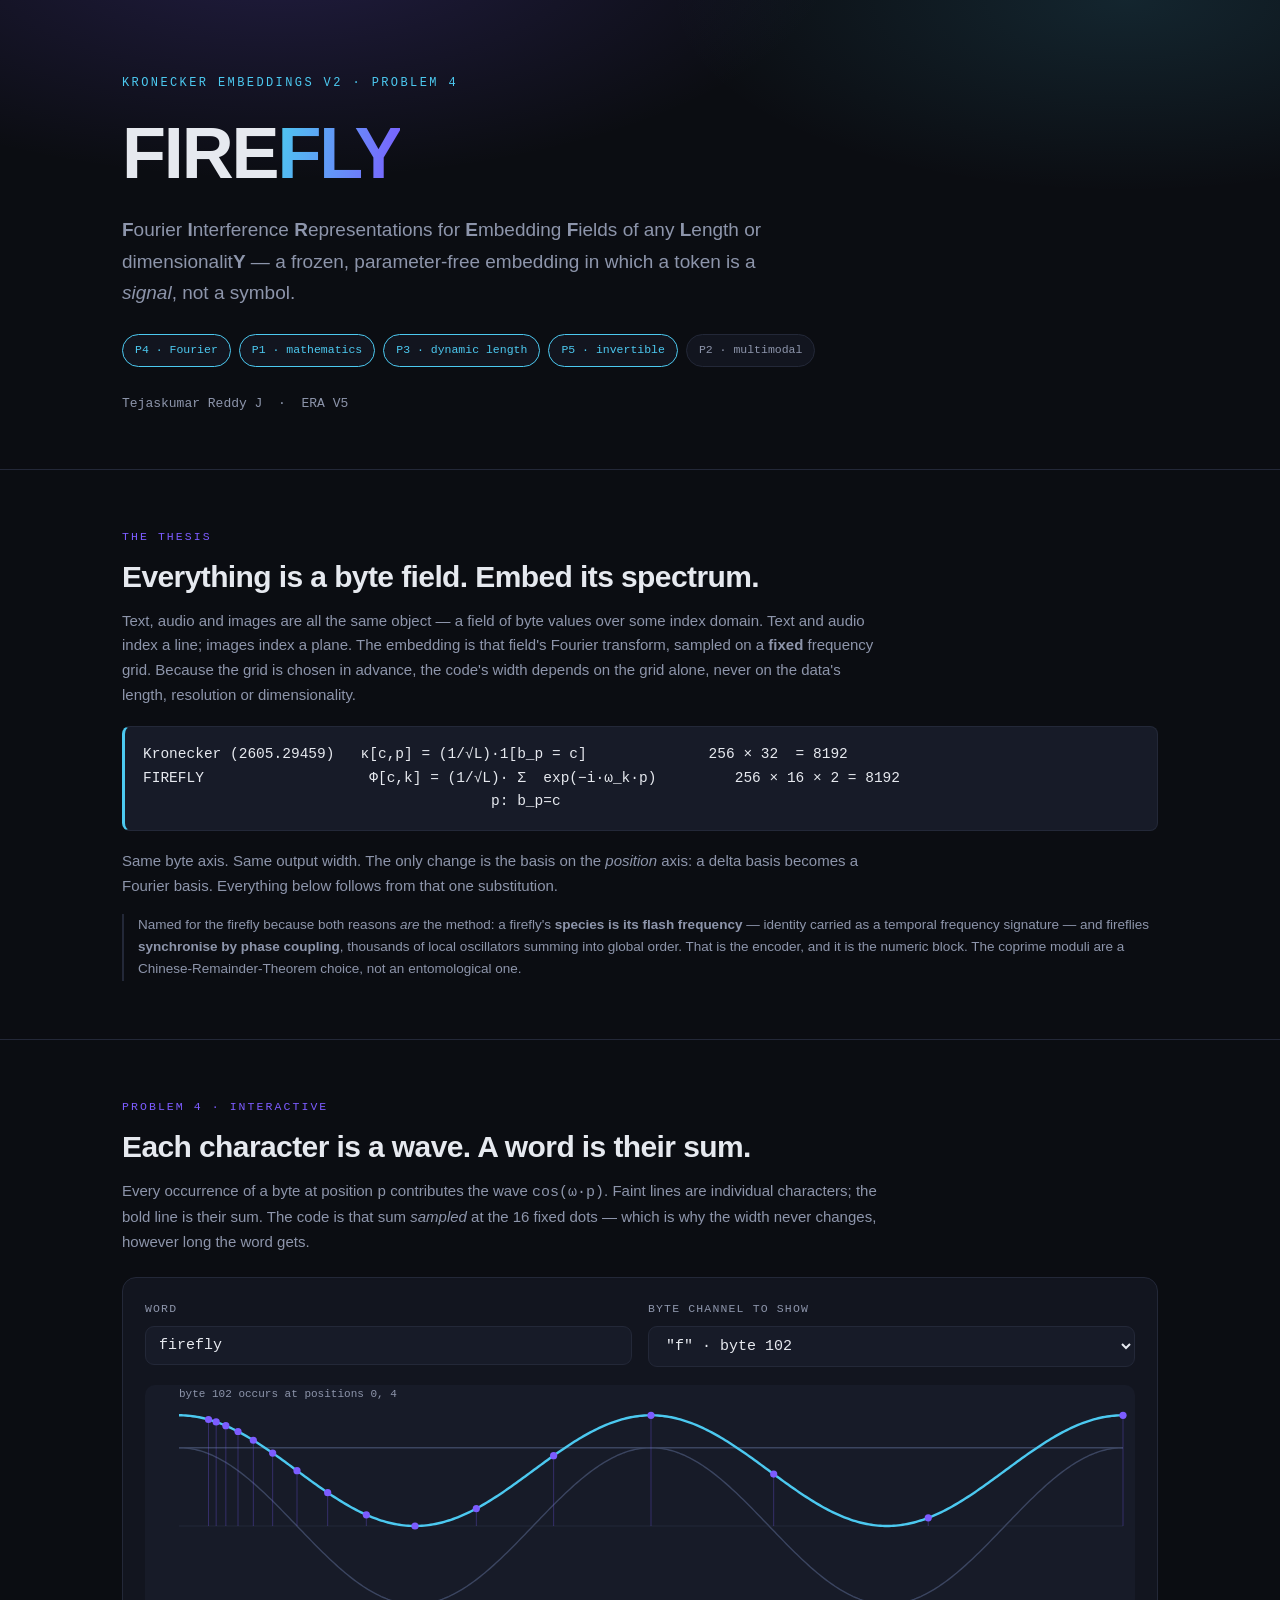
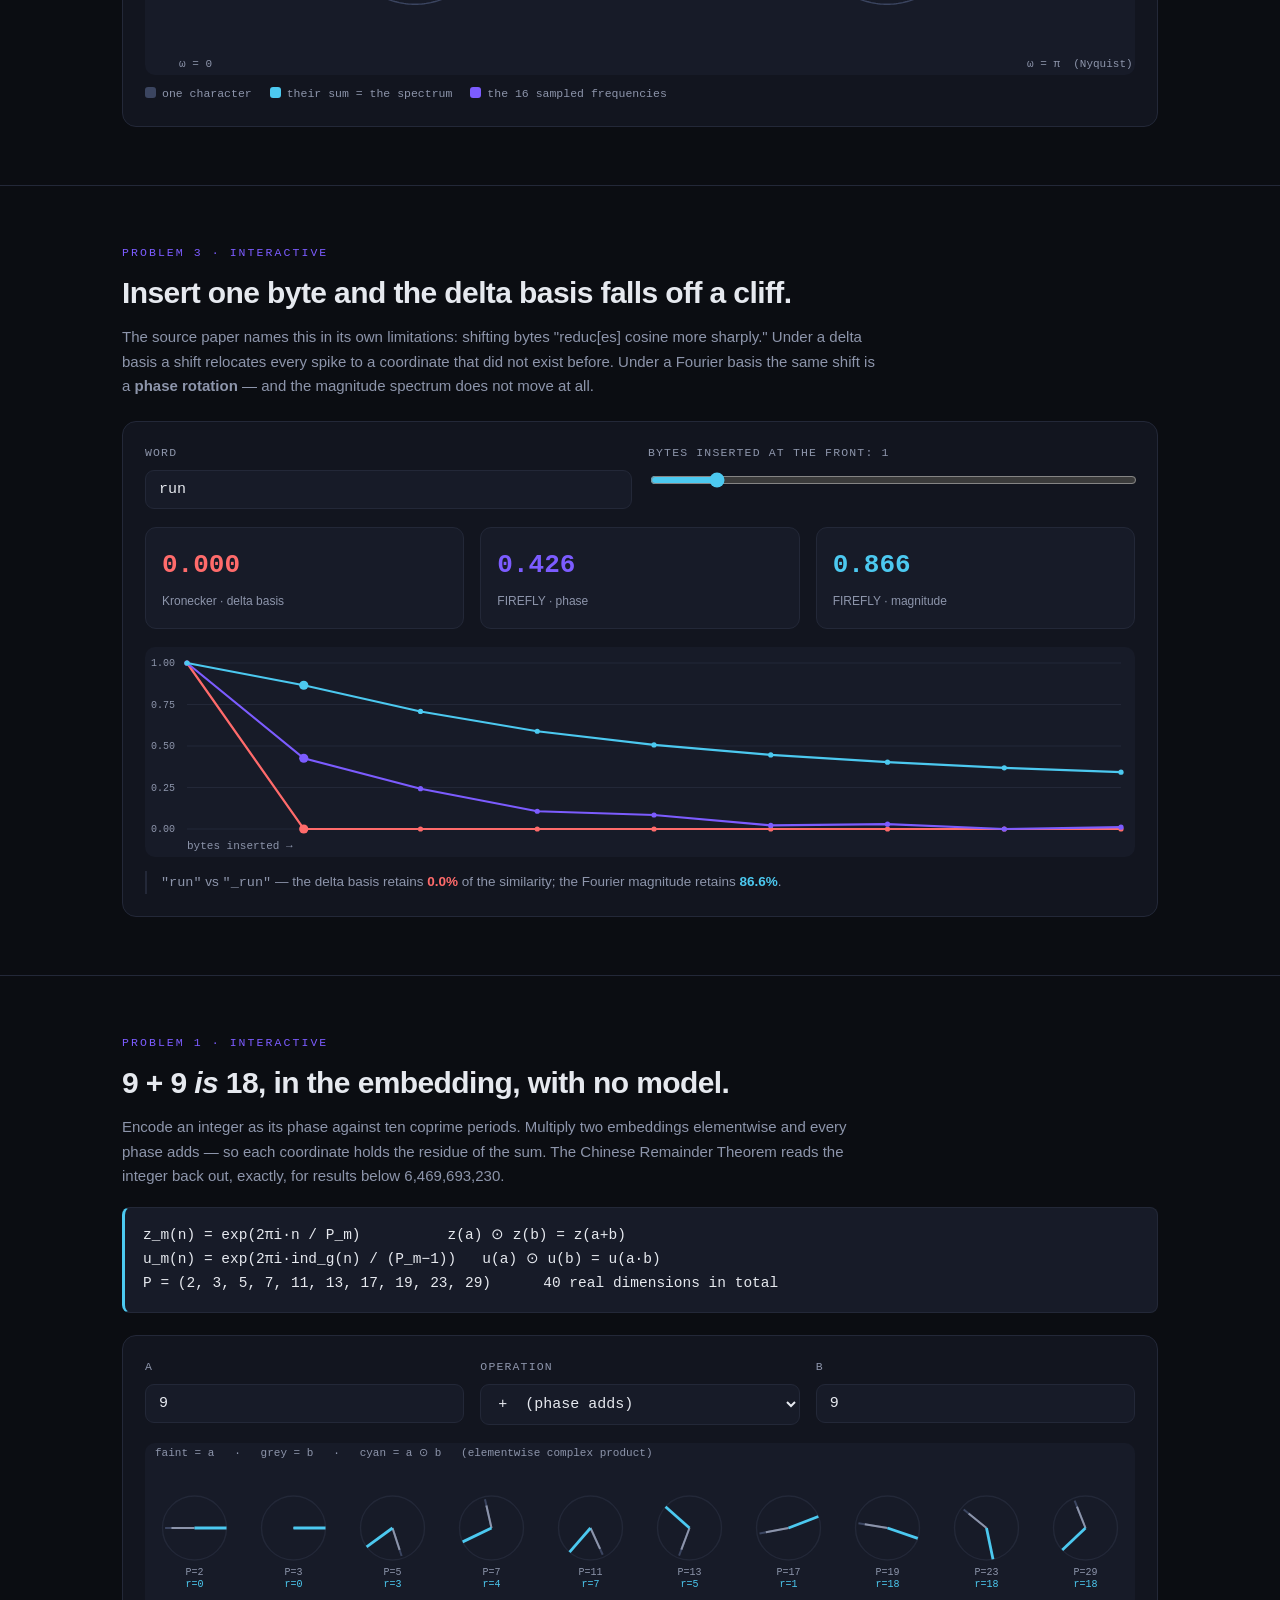
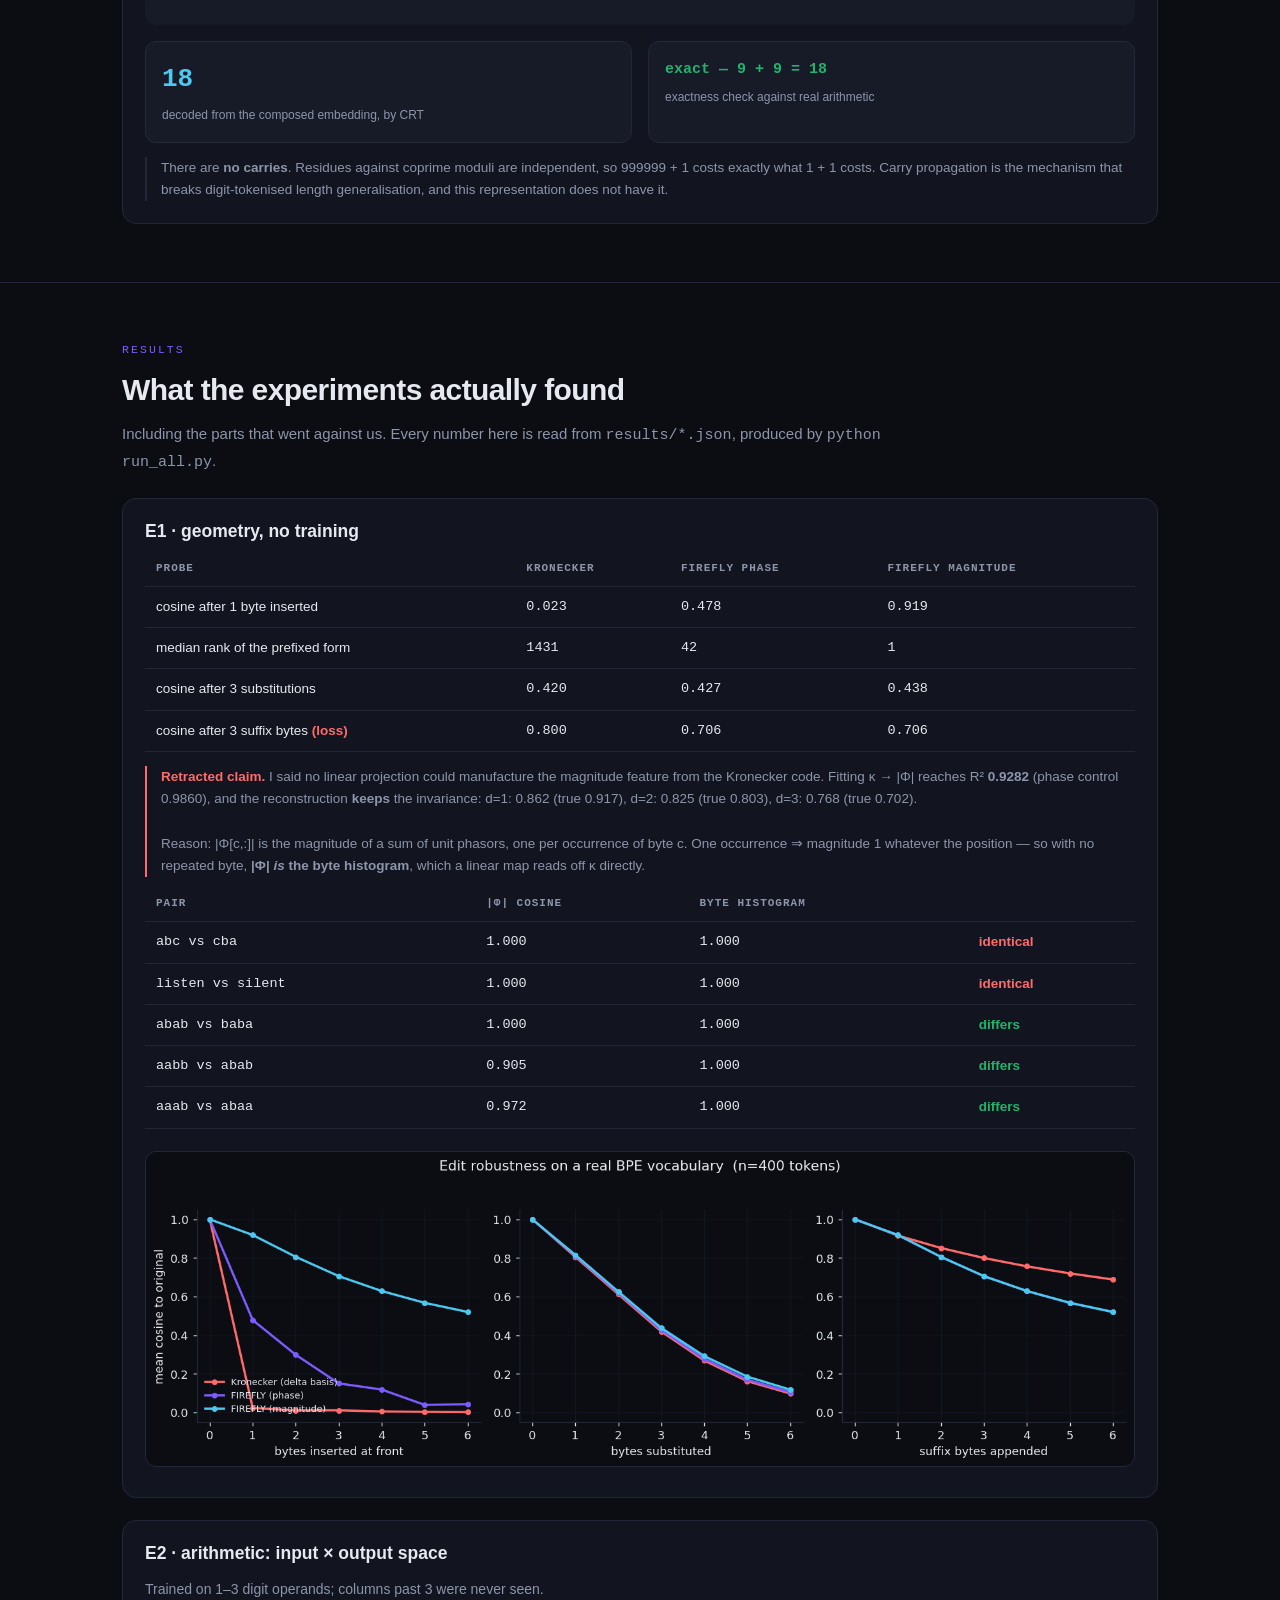
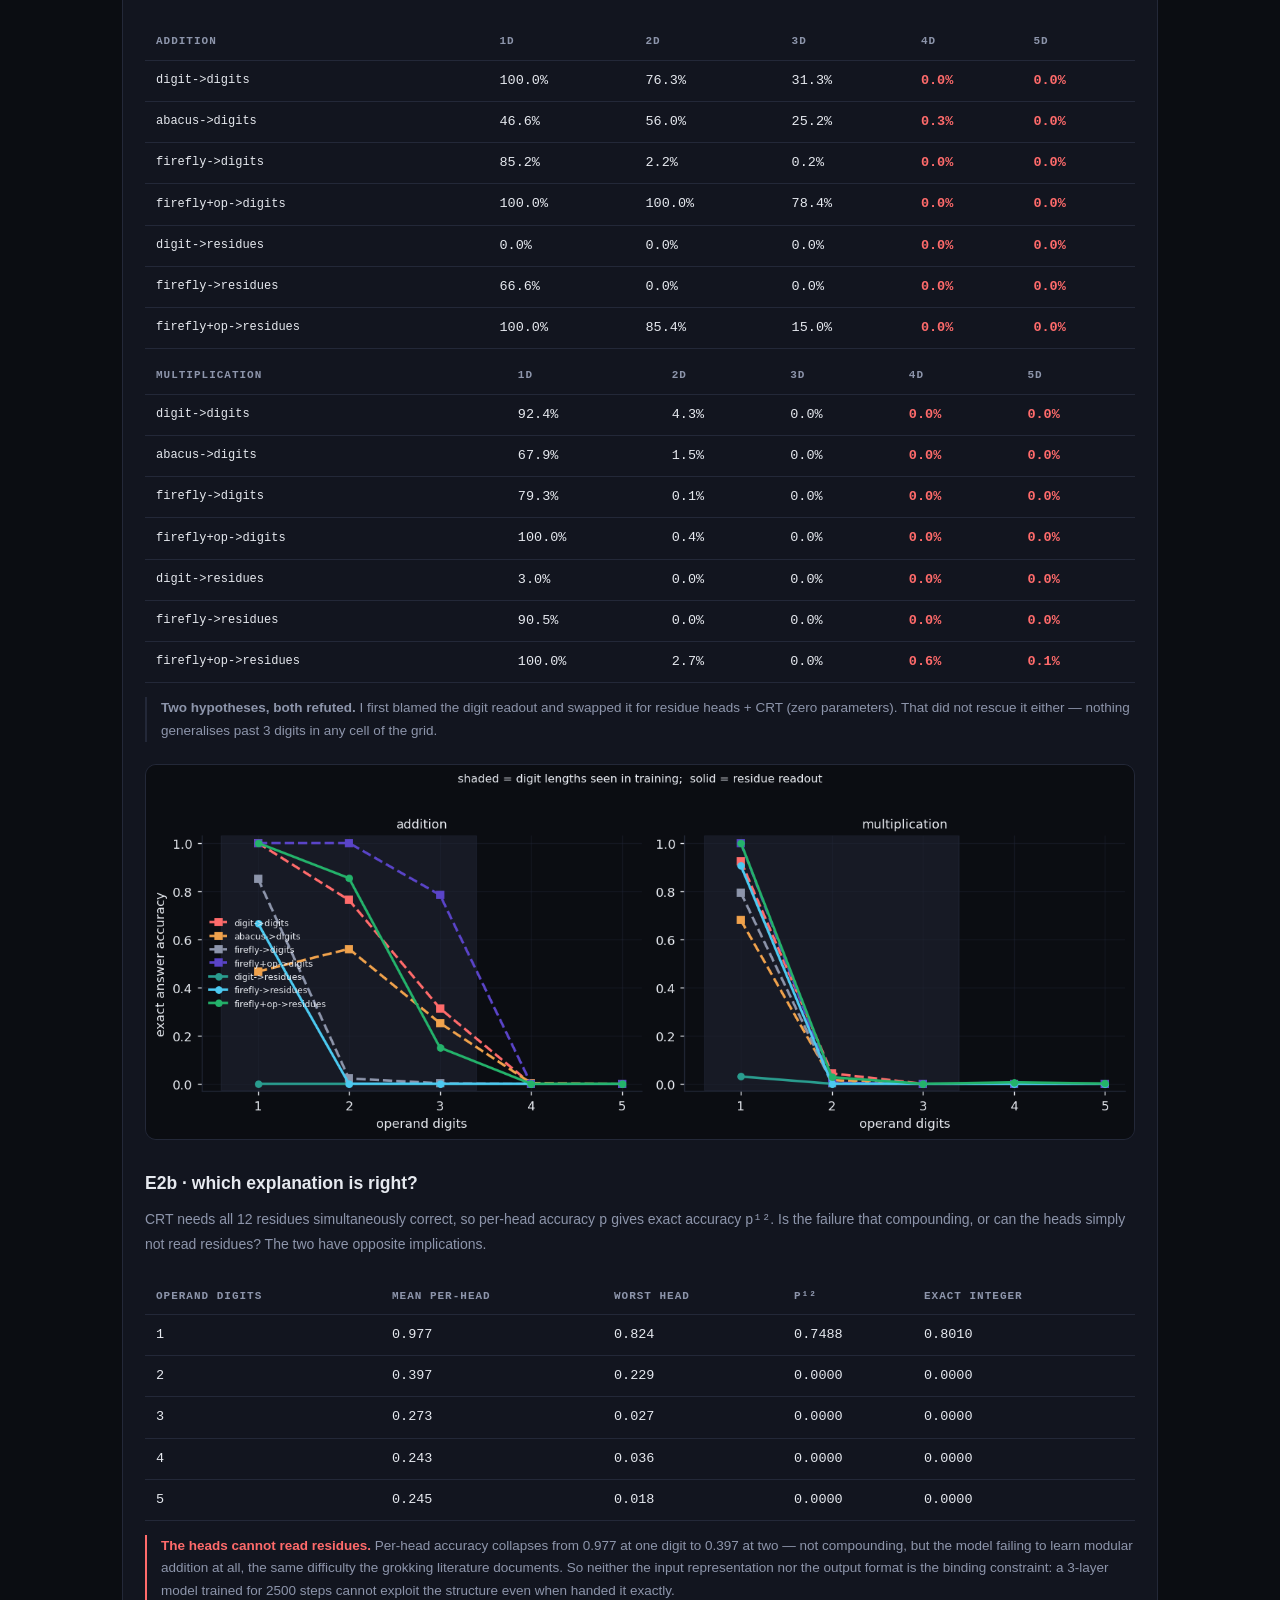
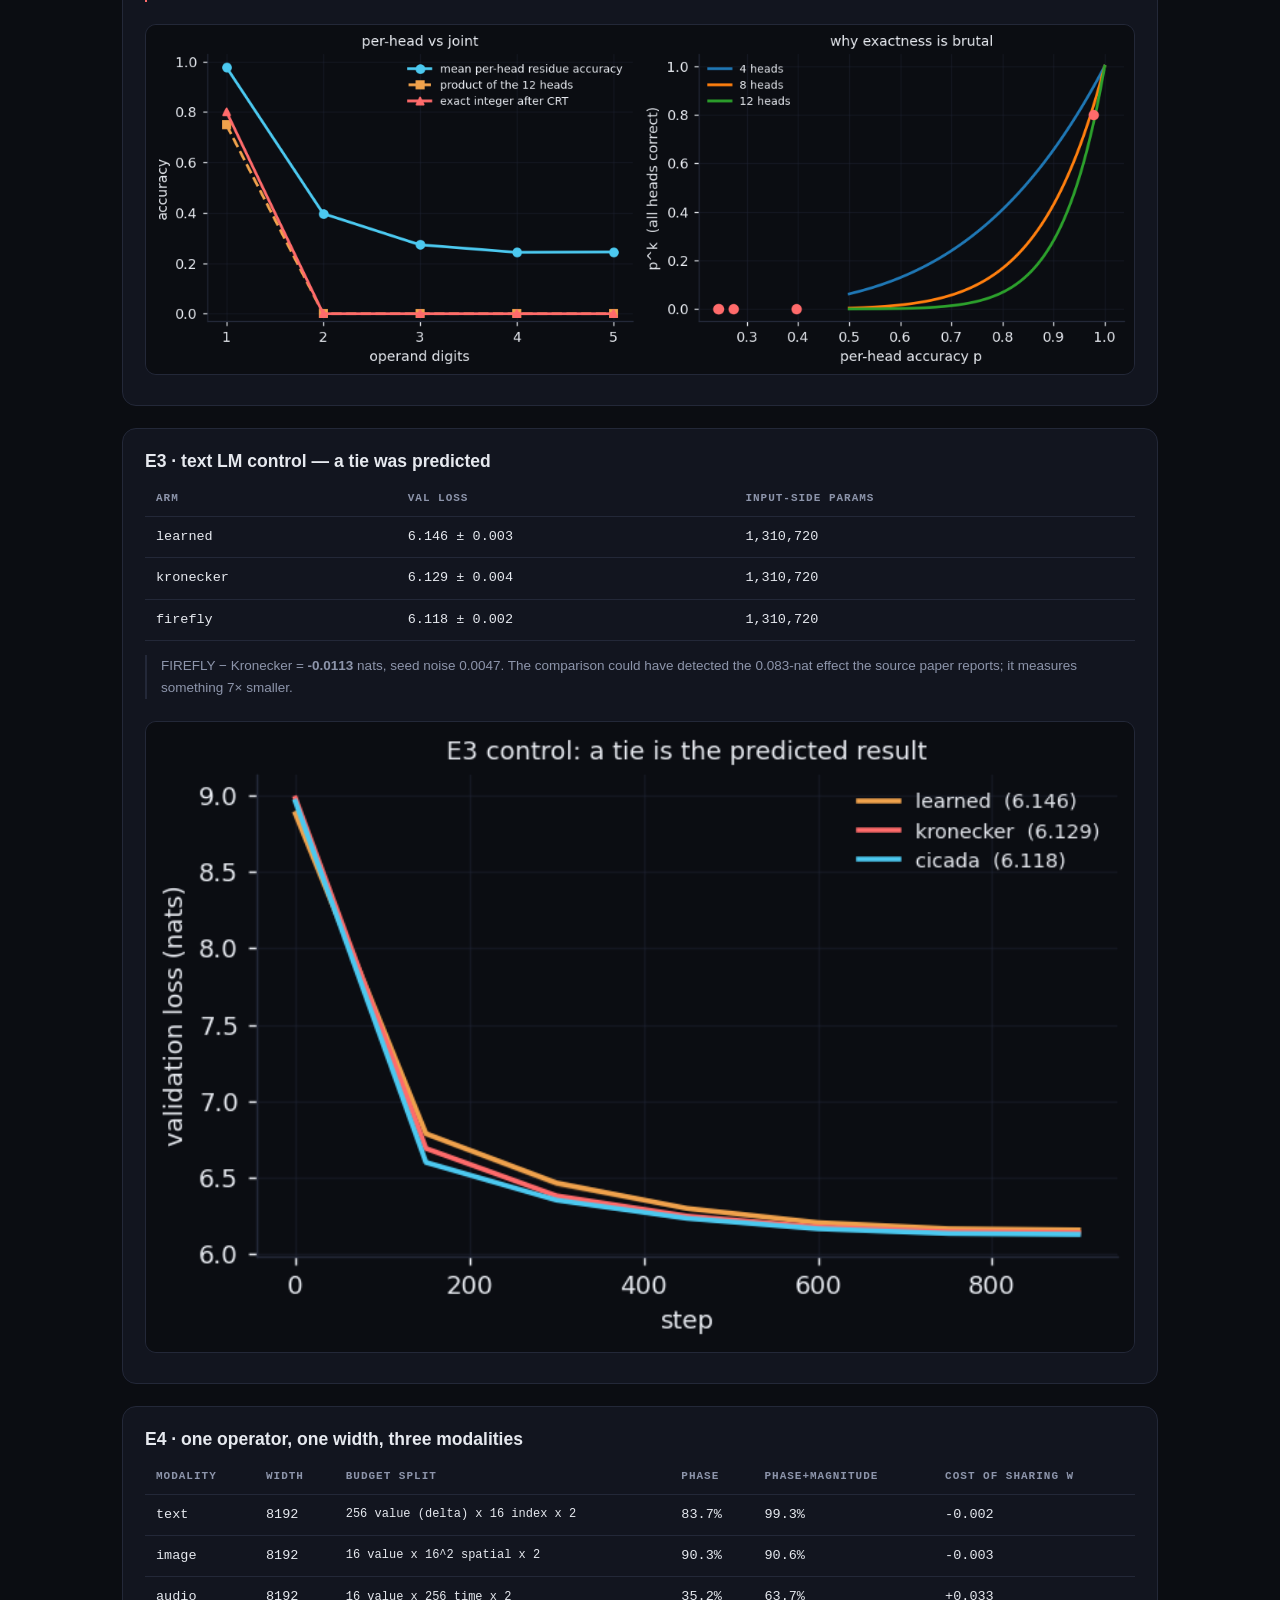
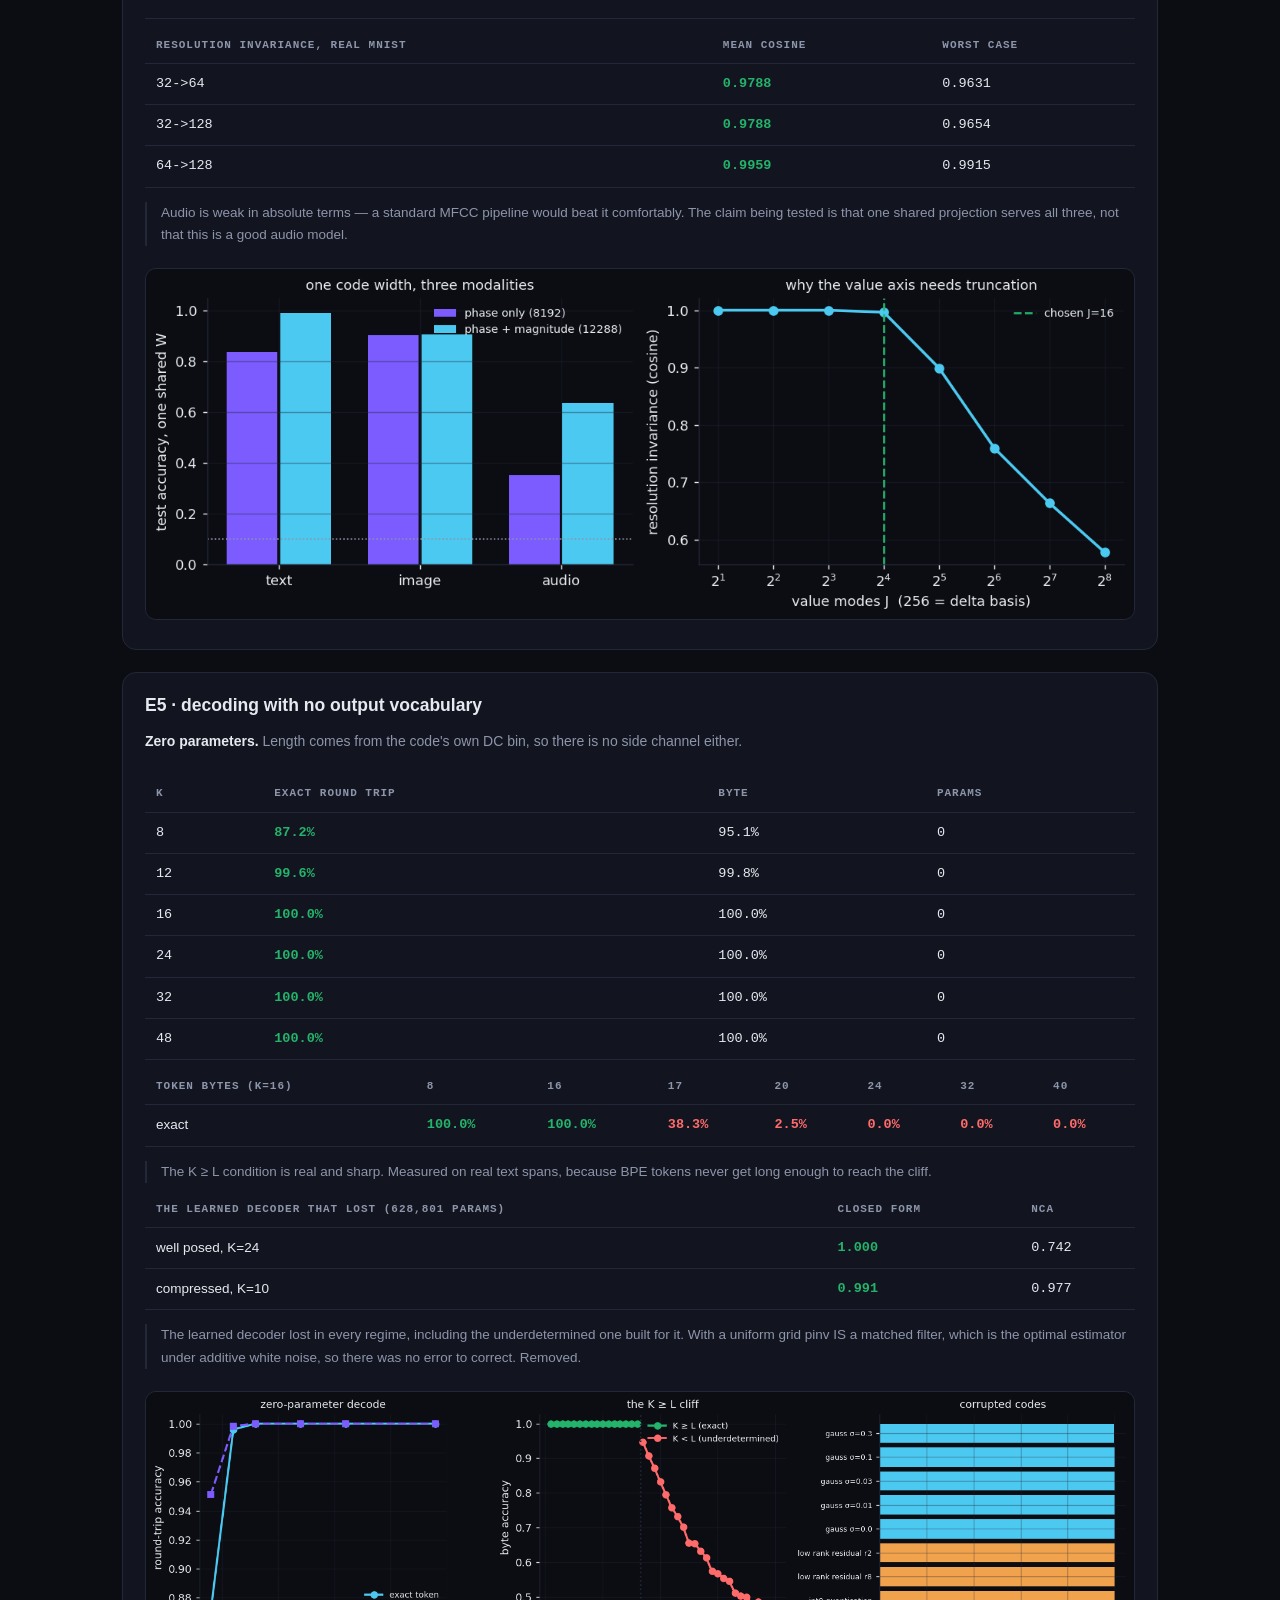
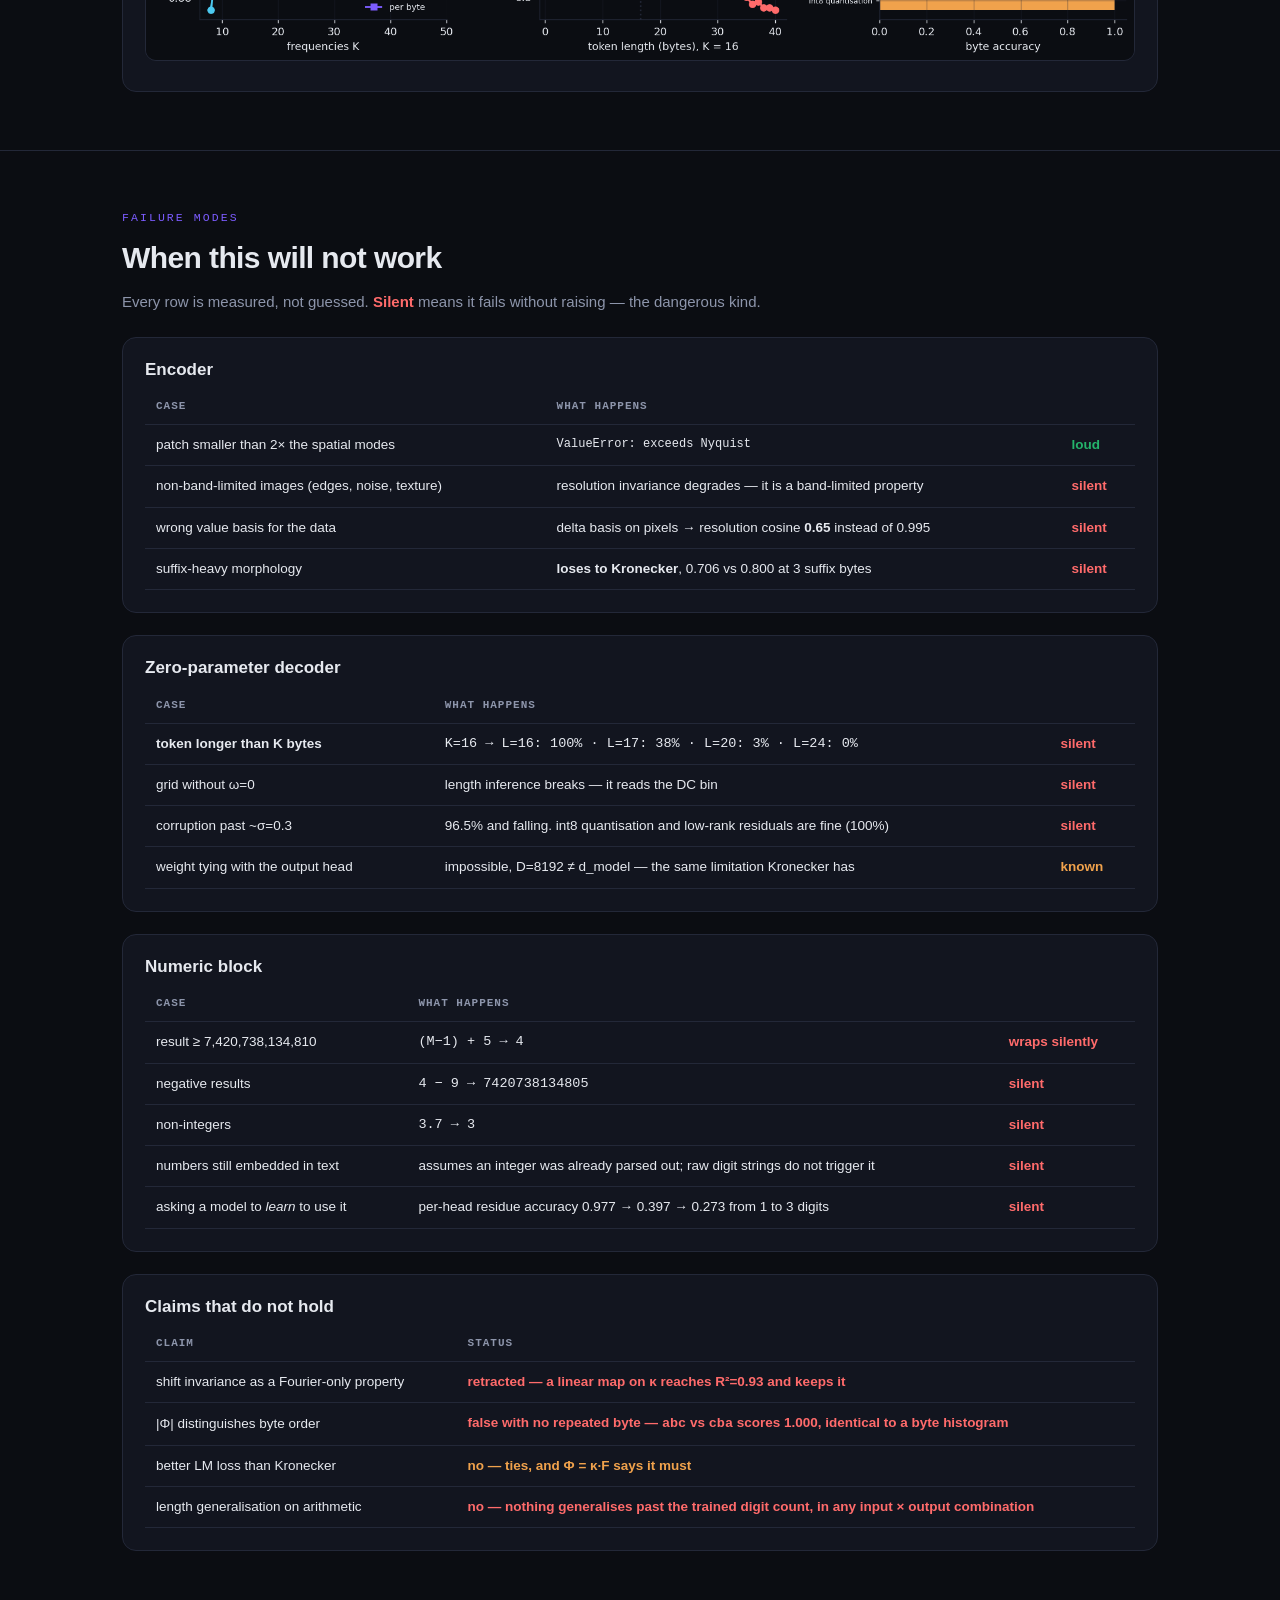
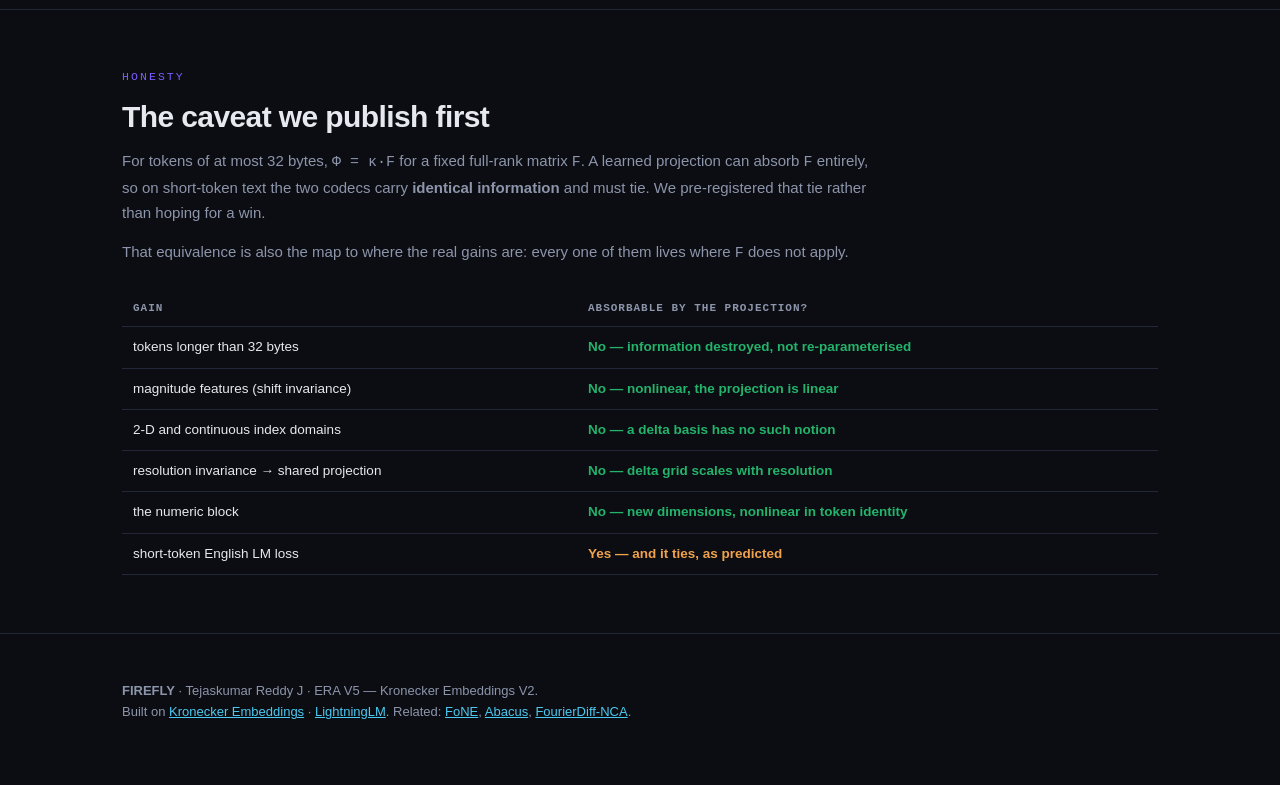
<file: web/index.html>
<!doctype html>
<html lang="en">
<head>
<meta charset="utf-8">
<meta name="viewport" content="width=device-width, initial-scale=1">
<title>FIREFLY — Fourier Interference Representations for Embedding Fields</title>
<style>
:root{
  --bg:#0b0d12; --panel:#12151f; --panel2:#171b28; --line:#232838;
  --fg:#e6e9ef; --dim:#8d95ab; --cyan:#4cc9f0; --violet:#7c5cff;
  --red:#ff6b6b; --green:#24b36b; --amber:#f0a24c;
  --mono:"SF Mono",ui-monospace,Menlo,Consolas,monospace;
}
*{box-sizing:border-box}
body{margin:0;background:var(--bg);color:var(--fg);
  font:15px/1.65 -apple-system,BlinkMacSystemFont,"Segoe UI",Inter,sans-serif;
  -webkit-font-smoothing:antialiased}
.wrap{max-width:1080px;margin:0 auto;padding:0 22px}
a{color:var(--cyan)}
h1,h2,h3{line-height:1.2;margin:0}
code,.mono{font-family:var(--mono)}

/* hero */
header{padding:74px 0 54px;border-bottom:1px solid var(--line);
  background:radial-gradient(900px 380px at 22% -12%,rgba(124,92,255,.20),transparent 62%),
             radial-gradient(760px 320px at 88% 0%,rgba(76,201,240,.13),transparent 60%)}
.tag{font-family:var(--mono);font-size:12px;letter-spacing:.20em;color:var(--cyan);
  text-transform:uppercase;margin-bottom:16px}
h1{font-size:clamp(38px,7vw,72px);font-weight:800;letter-spacing:-.03em}
h1 .g{background:linear-gradient(100deg,var(--cyan),var(--violet));
  -webkit-background-clip:text;background-clip:text;color:transparent}
.sub{color:var(--dim);font-size:19px;max-width:670px;margin-top:18px}
.by{margin-top:26px;font-family:var(--mono);font-size:13px;color:var(--dim)}
.by b{color:var(--fg);font-weight:600}
.pills{display:flex;gap:8px;flex-wrap:wrap;margin-top:26px}
.pill{font-family:var(--mono);font-size:11.5px;padding:6px 12px;border-radius:999px;
  border:1px solid var(--line);background:var(--panel);color:var(--dim)}
.pill.on{border-color:var(--cyan);color:var(--cyan)}

/* structure */
section{padding:58px 0;border-bottom:1px solid var(--line)}
.eyebrow{font-family:var(--mono);font-size:11.5px;letter-spacing:.18em;
  text-transform:uppercase;color:var(--violet);margin-bottom:12px}
h2{font-size:30px;font-weight:700;letter-spacing:-.02em}
.lede{color:var(--dim);margin-top:14px;max-width:760px}
.card{background:var(--panel);border:1px solid var(--line);border-radius:14px;padding:22px;margin-top:22px}
.grid{display:grid;gap:16px}
.g2{grid-template-columns:repeat(auto-fit,minmax(300px,1fr))}
.g3{grid-template-columns:repeat(auto-fit,minmax(220px,1fr))}
.eq{font-family:var(--mono);font-size:14.5px;background:var(--panel2);
  border:1px solid var(--line);border-left:3px solid var(--cyan);
  border-radius:8px;padding:16px 18px;margin:18px 0;overflow-x:auto;white-space:pre}
.note{font-size:13.5px;color:var(--dim);border-left:2px solid var(--line);padding-left:14px;margin-top:14px}

/* controls */
input[type=text],input[type=number],select{
  background:var(--panel2);border:1px solid var(--line);color:var(--fg);
  border-radius:9px;padding:10px 13px;font-family:var(--mono);font-size:15px;width:100%}
input:focus,select:focus{outline:none;border-color:var(--cyan)}
label{display:block;font-family:var(--mono);font-size:11.5px;letter-spacing:.1em;
  text-transform:uppercase;color:var(--dim);margin-bottom:7px}
input[type=range]{width:100%;accent-color:var(--cyan)}
canvas{width:100%;display:block;border-radius:10px;background:var(--panel2)}

/* metrics + tables */
.kpi{background:var(--panel2);border:1px solid var(--line);border-radius:11px;padding:16px}
.kpi .n{font-family:var(--mono);font-size:26px;font-weight:700}
.kpi .l{font-size:12px;color:var(--dim);margin-top:5px}
table{width:100%;border-collapse:collapse;font-size:13.5px;margin-top:8px}
th,td{padding:9px 11px;text-align:left;border-bottom:1px solid var(--line)}
th{font-family:var(--mono);font-size:11px;letter-spacing:.09em;text-transform:uppercase;color:var(--dim)}
td.mono{font-family:var(--mono)}
.win{color:var(--green);font-weight:600}
.lose{color:var(--red);font-weight:600}
.tie{color:var(--amber);font-weight:600}
.tblwrap{overflow-x:auto}
figure{margin:22px 0 0}
figure img{width:100%;border-radius:11px;border:1px solid var(--line);background:var(--panel2)}
figcaption{font-size:12.5px;color:var(--dim);margin-top:9px}
footer{padding:46px 0 70px;color:var(--dim);font-size:13px}
ul{color:var(--dim)} li{margin:7px 0}
.legend{display:flex;gap:18px;flex-wrap:wrap;font-family:var(--mono);font-size:11.5px;color:var(--dim);margin-top:10px}
.sw{display:inline-block;width:11px;height:11px;border-radius:3px;margin-right:6px;vertical-align:-1px}
</style>
</head>
<body>

<header>
  <div class="wrap">
    <div class="tag">Kronecker Embeddings V2 · Problem 4</div>
    <h1>FIRE<span class="g">FLY</span></h1>
    <div class="sub"><b>F</b>ourier <b>I</b>nterference <b>R</b>epresentations for
      <b>E</b>mbedding <b>F</b>ields of any <b>L</b>ength or dimensionalit<b>Y</b> — a frozen, parameter-free
      embedding in which a token is a <em>signal</em>, not a symbol.</div>
    <div class="pills">
      <span class="pill on">P4 · Fourier</span>
      <span class="pill on">P1 · mathematics</span>
      <span class="pill on">P3 · dynamic length</span>
      <span class="pill on">P5 · invertible</span>
      <span class="pill">P2 · multimodal</span>
    </div>
    <div class="by">Tejaskumar Reddy J &nbsp;·&nbsp; ERA V5</div>
  </div>
</header>

<section><div class="wrap">
  <div class="eyebrow">The thesis</div>
  <h2>Everything is a byte field. Embed its spectrum.</h2>
  <p class="lede">Text, audio and images are all the same object — a field of byte
  values over some index domain. Text and audio index a line; images index a plane.
  The embedding is that field's Fourier transform, sampled on a <b>fixed</b>
  frequency grid. Because the grid is chosen in advance, the code's width depends
  on the grid alone, never on the data's length, resolution or dimensionality.</p>

  <div class="eq">Kronecker (2605.29459)   κ[c,p] = (1/√L)·1[b_p = c]              256 × 32  = 8192
FIREFLY                   Φ[c,k] = (1/√L)· Σ  exp(−i·ω_k·p)         256 × 16 × 2 = 8192
                                        p: b_p=c</div>

  <p class="lede">Same byte axis. Same output width. The only change is the basis on
  the <em>position</em> axis: a delta basis becomes a Fourier basis. Everything below
  follows from that one substitution.</p>

  <div class="note">Named for the firefly because both reasons <em>are</em> the method: a
  firefly's <b>species is its flash frequency</b> — identity carried as a temporal
  frequency signature — and fireflies <b>synchronise by phase coupling</b>, thousands of
  local oscillators summing into global order. That is the encoder, and it is the
  numeric block. The coprime moduli are a Chinese-Remainder-Theorem choice, not an
  entomological one.</div>
</div></section>

<section><div class="wrap">
  <div class="eyebrow">Problem 4 · interactive</div>
  <h2>Each character is a wave. A word is their sum.</h2>
  <p class="lede">Every occurrence of a byte at position <code>p</code> contributes the
  wave <code>cos(ω·p)</code>. Faint lines are individual characters; the bold line is
  their sum. The code is that sum <em>sampled</em> at the 16 fixed dots — which is why
  the width never changes, however long the word gets.</p>

  <div class="card">
    <div class="grid g2">
      <div><label>word</label><input type="text" id="w1" value="firefly" spellcheck="false"></div>
      <div><label>byte channel to show</label><select id="ch1"></select></div>
    </div>
    <canvas id="cv1" height="290" style="margin-top:18px"></canvas>
    <div class="legend">
      <span><span class="sw" style="background:#3b4560"></span>one character</span>
      <span><span class="sw" style="background:var(--cyan)"></span>their sum = the spectrum</span>
      <span><span class="sw" style="background:var(--violet)"></span>the 16 sampled frequencies</span>
    </div>
  </div>
</div></section>

<section><div class="wrap">
  <div class="eyebrow">Problem 3 · interactive</div>
  <h2>Insert one byte and the delta basis falls off a cliff.</h2>
  <p class="lede">The source paper names this in its own limitations: shifting bytes
  "reduc[es] cosine more sharply." Under a delta basis a shift relocates every spike
  to a coordinate that did not exist before. Under a Fourier basis the same shift is
  a <b>phase rotation</b> — and the magnitude spectrum does not move at all.</p>

  <div class="card">
    <div class="grid g2">
      <div><label>word</label><input type="text" id="w2" value="run" spellcheck="false"></div>
      <div><label>bytes inserted at the front: <span id="dlab" class="mono">1</span></label>
        <input type="range" id="d2" min="0" max="8" value="1"></div>
    </div>
    <div class="grid g3" style="margin-top:18px">
      <div class="kpi"><div class="n" id="kk" style="color:var(--red)">—</div>
        <div class="l">Kronecker · delta basis</div></div>
      <div class="kpi"><div class="n" id="kp" style="color:var(--violet)">—</div>
        <div class="l">FIREFLY · phase</div></div>
      <div class="kpi"><div class="n" id="km" style="color:var(--cyan)">—</div>
        <div class="l">FIREFLY · magnitude</div></div>
    </div>
    <canvas id="cv2" height="210" style="margin-top:18px"></canvas>
    <div class="note" id="n2"></div>
  </div>
</div></section>

<section><div class="wrap">
  <div class="eyebrow">Problem 1 · interactive</div>
  <h2>9 + 9 <em>is</em> 18, in the embedding, with no model.</h2>
  <p class="lede">Encode an integer as its phase against ten coprime periods. Multiply
  two embeddings elementwise and every phase adds — so each coordinate holds the
  residue of the sum. The Chinese Remainder Theorem reads the integer back out,
  exactly, for results below 6,469,693,230.</p>

  <div class="eq">z_m(n) = exp(2πi·n / P_m)          z(a) ⊙ z(b) = z(a+b)
u_m(n) = exp(2πi·ind_g(n) / (P_m−1))   u(a) ⊙ u(b) = u(a·b)
P = (2, 3, 5, 7, 11, 13, 17, 19, 23, 29)      40 real dimensions in total</div>

  <div class="card">
    <div class="grid g3">
      <div><label>a</label><input type="number" id="na" value="9"></div>
      <div><label>operation</label><select id="op"><option value="+">+ &nbsp;(phase adds)</option><option value="*">× &nbsp;(discrete log adds)</option></select></div>
      <div><label>b</label><input type="number" id="nb" value="9"></div>
    </div>
    <canvas id="cv3" height="182" style="margin-top:18px"></canvas>
    <div class="grid g2" style="margin-top:16px">
      <div class="kpi"><div class="n mono" id="res" style="color:var(--cyan)">—</div>
        <div class="l">decoded from the composed embedding, by CRT</div></div>
      <div class="kpi"><div class="n mono" id="chk">—</div>
        <div class="l">exactness check against real arithmetic</div></div>
    </div>
    <div class="note">There are <b>no carries</b>. Residues against coprime moduli are
    independent, so 999999 + 1 costs exactly what 1 + 1 costs. Carry propagation is
    the mechanism that breaks digit-tokenised length generalisation, and this
    representation does not have it.</div>
  </div>
</div></section>

<section><div class="wrap">
  <div class="eyebrow">Results</div>
  <h2>What the experiments actually found</h2>
  <p class="lede">Including the parts that went against us. Every number here is read
  from <code>results/*.json</code>, produced by <code>python run_all.py</code>.</p>
  <div id="results">Loading…</div>
</div></section>

<section><div class="wrap">
  <div class="eyebrow">Failure modes</div>
  <h2>When this will not work</h2>
  <p class="lede">Every row is measured, not guessed. <b style="color:var(--red)">Silent</b>
  means it fails without raising &mdash; the dangerous kind.</p>

  <div class="card">
    <h3 style="font-size:17px">Encoder</h3>
    <div class="tblwrap"><table>
      <tr><th>case</th><th>what happens</th><th></th></tr>
      <tr><td>patch smaller than 2&times; the spatial modes</td>
        <td class="mono" style="font-size:12px">ValueError: exceeds Nyquist</td>
        <td class="win">loud</td></tr>
      <tr><td>non-band-limited images (edges, noise, texture)</td>
        <td>resolution invariance degrades &mdash; it is a band-limited property</td>
        <td class="lose">silent</td></tr>
      <tr><td>wrong value basis for the data</td>
        <td>delta basis on pixels &rarr; resolution cosine <b>0.65</b> instead of 0.995</td>
        <td class="lose">silent</td></tr>
      <tr><td>suffix-heavy morphology</td>
        <td><b>loses to Kronecker</b>, 0.706 vs 0.800 at 3 suffix bytes</td>
        <td class="lose">silent</td></tr>
    </table></div>
  </div>

  <div class="card">
    <h3 style="font-size:17px">Zero-parameter decoder</h3>
    <div class="tblwrap"><table>
      <tr><th>case</th><th>what happens</th><th></th></tr>
      <tr><td><b>token longer than K bytes</b></td>
        <td class="mono">K=16 &rarr; L=16: 100% &middot; L=17: 38% &middot; L=20: 3% &middot; L=24: 0%</td>
        <td class="lose">silent</td></tr>
      <tr><td>grid without &omega;=0</td><td>length inference breaks &mdash; it reads the DC bin</td>
        <td class="lose">silent</td></tr>
      <tr><td>corruption past ~&sigma;=0.3</td>
        <td>96.5% and falling. int8 quantisation and low-rank residuals are fine (100%)</td>
        <td class="lose">silent</td></tr>
      <tr><td>weight tying with the output head</td>
        <td>impossible, D=8192 &ne; d_model &mdash; the same limitation Kronecker has</td>
        <td class="tie">known</td></tr>
    </table></div>
  </div>

  <div class="card">
    <h3 style="font-size:17px">Numeric block</h3>
    <div class="tblwrap"><table>
      <tr><th>case</th><th>what happens</th><th></th></tr>
      <tr><td>result &ge; 7,420,738,134,810</td>
        <td class="mono">(M&minus;1) + 5 &rarr; 4</td><td class="lose">wraps silently</td></tr>
      <tr><td>negative results</td>
        <td class="mono">4 &minus; 9 &rarr; 7420738134805</td><td class="lose">silent</td></tr>
      <tr><td>non-integers</td><td class="mono">3.7 &rarr; 3</td><td class="lose">silent</td></tr>
      <tr><td>numbers still embedded in text</td>
        <td>assumes an integer was already parsed out; raw digit strings do not trigger it</td>
        <td class="lose">silent</td></tr>
      <tr><td>asking a model to <em>learn</em> to use it</td>
        <td>per-head residue accuracy 0.977 &rarr; 0.397 &rarr; 0.273 from 1 to 3 digits</td>
        <td class="lose">silent</td></tr>
    </table></div>
  </div>

  <div class="card">
    <h3 style="font-size:17px">Claims that do not hold</h3>
    <div class="tblwrap"><table>
      <tr><th>claim</th><th>status</th></tr>
      <tr><td>shift invariance as a Fourier-only property</td>
        <td class="lose">retracted &mdash; a linear map on &kappa; reaches R&sup2;=0.93 and keeps it</td></tr>
      <tr><td>|&Phi;| distinguishes byte order</td>
        <td class="lose">false with no repeated byte &mdash; <span class="mono">abc</span> vs
        <span class="mono">cba</span> scores 1.000, identical to a byte histogram</td></tr>
      <tr><td>better LM loss than Kronecker</td>
        <td class="tie">no &mdash; ties, and &Phi; = &kappa;&middot;F says it must</td></tr>
      <tr><td>length generalisation on arithmetic</td>
        <td class="lose">no &mdash; nothing generalises past the trained digit count, in any
        input &times; output combination</td></tr>
    </table></div>
  </div>
</div></section>

<section><div class="wrap">
  <div class="eyebrow">Honesty</div>
  <h2>The caveat we publish first</h2>
  <p class="lede">For tokens of at most 32 bytes, <code>Φ = κ·F</code> for a fixed
  full-rank matrix <code>F</code>. A learned projection can absorb <code>F</code>
  entirely, so on short-token text the two codecs carry <b>identical information</b>
  and must tie. We pre-registered that tie rather than hoping for a win.</p>
  <p class="lede">That equivalence is also the map to where the real gains are: every
  one of them lives where <code>F</code> does not apply.</p>
  <div class="tblwrap"><table>
    <tr><th>Gain</th><th>Absorbable by the projection?</th></tr>
    <tr><td>tokens longer than 32 bytes</td><td class="win">No — information destroyed, not re-parameterised</td></tr>
    <tr><td>magnitude features (shift invariance)</td><td class="win">No — nonlinear, the projection is linear</td></tr>
    <tr><td>2-D and continuous index domains</td><td class="win">No — a delta basis has no such notion</td></tr>
    <tr><td>resolution invariance → shared projection</td><td class="win">No — delta grid scales with resolution</td></tr>
    <tr><td>the numeric block</td><td class="win">No — new dimensions, nonlinear in token identity</td></tr>
    <tr><td>short-token English LM loss</td><td class="tie">Yes — and it ties, as predicted</td></tr>
  </table></div>
</div></section>

<footer><div class="wrap">
  <b>FIREFLY</b> · Tejaskumar Reddy J · ERA V5 — Kronecker Embeddings V2.<br>
  Built on <a href="https://arxiv.org/html/2605.29459v1">Kronecker Embeddings</a> ·
  <a href="https://lightninglm.theschoolofai.in/">LightningLM</a>. Related:
  <a href="https://arxiv.org/abs/2502.09741">FoNE</a>,
  <a href="https://arxiv.org/pdf/2405.17399">Abacus</a>,
  <a href="https://arxiv.org/abs/2401.06291">FourierDiff-NCA</a>.
</div></footer>

<script>
// ---------------------------------------------------------------- encoder
const K=16, NCH=256;
function freqs(k=K,pmin=2,pmax=64){const o=[];for(let i=0;i<k;i++){
  const per=pmax*Math.pow(pmin/pmax,i/(k-1));o.push(2*Math.PI/per);}return o;}
const W=freqs();
function bytesOf(s){return Array.from(new TextEncoder().encode(s));}

// Phi[c][k] complex, flattened per channel
function encode(str,w=W){
  const b=bytesOf(str),L=b.length||1;
  const re=Array.from({length:NCH},()=>new Float64Array(w.length));
  const im=Array.from({length:NCH},()=>new Float64Array(w.length));
  b.forEach((c,p)=>{for(let k=0;k<w.length;k++){
    re[c][k]+=Math.cos(w[k]*p); im[c][k]-=Math.sin(w[k]*p);}});
  const s=1/Math.sqrt(L);
  for(let c=0;c<NCH;c++)for(let k=0;k<w.length;k++){re[c][k]*=s;im[c][k]*=s;}
  return {re,im};
}
function flat(code,mag){const o=[];
  for(let c=0;c<NCH;c++)for(let k=0;k<K;k++){
    if(mag) o.push(Math.hypot(code.re[c][k],code.im[c][k]));
    else {o.push(code.re[c][k]);o.push(code.im[c][k]);}}
  return o;}
function kron(str,dp=32){const b=bytesOf(str),L=b.length||1,v=new Float64Array(NCH*dp);
  for(let p=0;p<Math.min(b.length,dp);p++) v[b[p]*dp+p]=1/Math.sqrt(L);
  return Array.from(v);}
function cos(a,b){let d=0,na=0,nb=0;
  for(let i=0;i<a.length;i++){d+=a[i]*b[i];na+=a[i]*a[i];nb+=b[i]*b[i];}
  return (na<1e-12||nb<1e-12)?0:d/Math.sqrt(na*nb);}

// ---------------------------------------------------------------- CRT block
const PRIMES=[2,3,5,7,11,13,17,19,23,29];
const MOD=PRIMES.reduce((a,b)=>a*b,1);
function egcd(a,b){if(!b)return[a,1,0];const[g,x,y]=egcd(b,a%b);return[g,y,x-Math.floor(a/b)*y];}
function inv(a,m){const[,x]=egcd(((a%m)+m)%m,m);return((x%m)+m)%m;}
function crt(res){let t=0;for(let i=0;i<PRIMES.length;i++){
  const m=PRIMES[i],Mi=MOD/m;t+=res[i]*Mi*inv(Mi%m,m);}return((t%MOD)+MOD)%MOD;}
function primRoot(p){if(p===2)return 1;const f=[];let n=p-1;
  for(let d=2;d*d<=n;d++){while(n%d===0){if(!f.includes(d))f.push(d);n/=d;}}
  if(n>1&&!f.includes(n))f.push(n);
  for(let g=2;g<p;g++){if(f.every(q=>modpow(g,(p-1)/q,p)!==1))return g;}return 1;}
function modpow(b,e,m){let r=1;b%=m;while(e>0){if(e&1)r=r*b%m;b=b*b%m;e>>=1;}return r;}
const IND={},POW={};
PRIMES.forEach(p=>{const g=primRoot(p);IND[p]={};POW[p]={};
  for(let e=0;e<p-1;e++){const a=modpow(g,e,p);POW[p][e]=a;if(!(a in IND[p]))IND[p][a]=e;}});

function addEnc(n){return PRIMES.map(p=>{const r=((n%p)+p)%p;
  return{re:Math.cos(2*Math.PI*r/p),im:Math.sin(2*Math.PI*r/p),p,res:r,def:true};});}
function mulEnc(n){return PRIMES.map(p=>{const r=((n%p)+p)%p;
  if(r===0)return{re:0,im:0,p,res:0,def:false};
  const a=2*Math.PI*IND[p][r]/(p-1);
  return{re:Math.cos(a),im:Math.sin(a),p,res:r,def:true};});}
function compose(A,B){return A.map((a,i)=>({re:a.re*B[i].re-a.im*B[i].im,
  im:a.re*B[i].im+a.im*B[i].re,p:a.p,def:a.def&&B[i].def}));}
function addDec(Z){return crt(Z.map(z=>{const p=z.p;
  return((Math.round(Math.atan2(z.im,z.re)/(2*Math.PI)*p)%p)+p)%p;}));}
function mulDec(Z){return crt(Z.map(z=>{const p=z.p;
  if(Math.hypot(z.re,z.im)<1e-9)return 0;
  const e=((Math.round(Math.atan2(z.im,z.re)/(2*Math.PI)*(p-1))%(p-1))+(p-1))%(p-1);
  return POW[p][e];}));}

// ---------------------------------------------------------------- canvas util
function fit(cv){const r=window.devicePixelRatio||1,w=cv.clientWidth,h=+cv.height;
  cv.width=w*r;cv.height=h*r;const g=cv.getContext('2d');g.setTransform(r,0,0,r,0,0);
  g.clearRect(0,0,w,h);return[g,w,h];}
const CY='#4cc9f0',VI='#7c5cff',RD='#ff6b6b',DIM='#8d95ab',FAINT='#3b4560';

// ------------------------------------------------- viz 1: characters as waves
const w1=document.getElementById('w1'),ch1=document.getElementById('ch1');
function draw1(){
  const s=w1.value||' ', b=bytesOf(s);
  const uniq=[...new Set(b)];
  const prev=+ch1.value;
  ch1.innerHTML=uniq.map(c=>`<option value="${c}">${JSON.stringify(String.fromCharCode(c))} · byte ${c}</option>`).join('');
  if(uniq.includes(prev)) ch1.value=prev;
  const c=+ch1.value||uniq[0];
  const [g,w,h]=fit(document.getElementById('cv1'));
  const pad=34, x0=pad, x1=w-12, y0=18, y1=h-26, ym=(y0+y1)/2;
  const positions=[];b.forEach((v,p)=>{if(v===c)positions.push(p);});
  const amp=(y1-y0)/2/Math.max(1,Math.sqrt(positions.length))*0.9;
  g.strokeStyle='#232838';g.lineWidth=1;
  g.beginPath();g.moveTo(x0,ym);g.lineTo(x1,ym);g.stroke();
  const N=420, wmax=Math.PI;
  // individual character waves
  g.lineWidth=1.4;
  positions.forEach(p=>{g.strokeStyle=FAINT;g.beginPath();
    for(let i=0;i<=N;i++){const om=wmax*i/N, x=x0+(x1-x0)*i/N,
      y=ym-amp*Math.cos(om*p);i?g.lineTo(x,y):g.moveTo(x,y);}g.stroke();});
  // the sum
  g.strokeStyle=CY;g.lineWidth=2.4;g.beginPath();
  for(let i=0;i<=N;i++){const om=wmax*i/N;let acc=0;
    positions.forEach(p=>acc+=Math.cos(om*p));
    const x=x0+(x1-x0)*i/N, y=ym-amp*acc/Math.max(1,Math.sqrt(positions.length));
    i?g.lineTo(x,y):g.moveTo(x,y);}
  g.stroke();
  // sampled frequencies
  W.forEach(om=>{let acc=0;positions.forEach(p=>acc+=Math.cos(om*p));
    const x=x0+(x1-x0)*om/wmax, y=ym-amp*acc/Math.max(1,Math.sqrt(positions.length));
    g.fillStyle=VI;g.beginPath();g.arc(x,y,3.6,0,7);g.fill();
    g.strokeStyle='rgba(124,92,255,.3)';g.lineWidth=1;
    g.beginPath();g.moveTo(x,ym);g.lineTo(x,y);g.stroke();});
  g.fillStyle=DIM;g.font='11px ui-monospace,monospace';
  g.fillText('ω = 0',x0,h-8); g.fillText('ω = π  (Nyquist)',x1-96,h-8);
  g.fillText(`byte ${c} occurs at position${positions.length===1?'':'s'} ${positions.join(', ')||'—'}`,x0,12);
}
w1.addEventListener('input',draw1);ch1.addEventListener('change',draw1);

// ------------------------------------------------- viz 2: the insertion cliff
const w2=document.getElementById('w2'),d2=document.getElementById('d2');
function draw2(){
  const s=w2.value||'a', d=+d2.value;
  document.getElementById('dlab').textContent=d;
  const shifted=''.repeat(d)+s;
  const kk=cos(kron(s),kron(shifted));
  const kp=cos(flat(encode(s),false),flat(encode(shifted),false));
  const km=cos(flat(encode(s),true),flat(encode(shifted),true));
  document.getElementById('kk').textContent=kk.toFixed(3);
  document.getElementById('kp').textContent=kp.toFixed(3);
  document.getElementById('km').textContent=km.toFixed(3);
  document.getElementById('n2').innerHTML=
    `<code>${JSON.stringify(s)}</code> vs <code>${JSON.stringify('_'.repeat(d)+s)}</code> — `+
    (d===0?'identical strings.':
     `the delta basis retains <b style="color:var(--red)">${(kk*100).toFixed(1)}%</b> of the similarity; `+
     `the Fourier magnitude retains <b style="color:var(--cyan)">${(km*100).toFixed(1)}%</b>.`);
  const [g,w,h]=fit(document.getElementById('cv2'));
  const pad=42,x0=pad,x1=w-14,y0=16,y1=h-28;
  const series=[[RD,'Kronecker',v=>cos(kron(s),kron(''.repeat(v)+s))],
                [VI,'FIREFLY phase',v=>cos(flat(encode(s),false),flat(encode(''.repeat(v)+s),false))],
                [CY,'FIREFLY magnitude',v=>cos(flat(encode(s),true),flat(encode(''.repeat(v)+s),true))]];
  g.strokeStyle='#232838';g.lineWidth=1;
  [0,.25,.5,.75,1].forEach(t=>{const y=y1-(y1-y0)*t;g.beginPath();g.moveTo(x0,y);g.lineTo(x1,y);g.stroke();
    g.fillStyle=DIM;g.font='10px ui-monospace,monospace';g.fillText(t.toFixed(2),6,y+3);});
  const MX=8;
  series.forEach(([col,,fn])=>{g.strokeStyle=col;g.lineWidth=2.2;g.beginPath();
    for(let v=0;v<=MX;v++){const x=x0+(x1-x0)*v/MX,y=y1-(y1-y0)*Math.max(0,fn(v));
      v?g.lineTo(x,y):g.moveTo(x,y);}g.stroke();
    for(let v=0;v<=MX;v++){const x=x0+(x1-x0)*v/MX,y=y1-(y1-y0)*Math.max(0,fn(v));
      g.fillStyle=col;g.beginPath();g.arc(x,y,v===d?4.6:2.6,0,7);g.fill();}});
  g.fillStyle=DIM;g.font='11px ui-monospace,monospace';
  g.fillText('bytes inserted →',x0,h-8);
}
w2.addEventListener('input',draw2);d2.addEventListener('input',draw2);

// ------------------------------------------------- viz 3: the arithmetic dials
const na=document.getElementById('na'),nb=document.getElementById('nb'),op=document.getElementById('op');
function draw3(){
  const a=Math.max(0,Math.floor(+na.value||0)), b=Math.max(0,Math.floor(+nb.value||0));
  const isAdd=op.value==='+';
  const A=isAdd?addEnc(a):mulEnc(a), B=isAdd?addEnc(b):mulEnc(b), C=compose(A,B);
  const got=isAdd?addDec(C):mulDec(C), want=isAdd?a+b:a*b;
  document.getElementById('res').textContent=got.toLocaleString();
  const ok=got===((want%MOD)+MOD)%MOD;
  const el=document.getElementById('chk');
  el.textContent=ok?`exact — ${a} ${isAdd?'+':'×'} ${b} = ${want.toLocaleString()}`:`out of range (>${MOD.toLocaleString()})`;
  el.style.color=ok?'var(--green)':'var(--amber)';
  el.style.fontSize='15px';
  const [g,w,h]=fit(document.getElementById('cv3'));
  const n=PRIMES.length, cw=w/n, R=Math.min(cw*0.34,32), cy=h/2-6;
  PRIMES.forEach((p,i)=>{
    const cx=cw*(i+0.5);
    g.strokeStyle='#232838';g.lineWidth=1.4;
    g.beginPath();g.arc(cx,cy,R,0,7);g.stroke();
    const dial=(z,col,lw,scale)=>{const m=Math.hypot(z.re,z.im);
      if(m<1e-9){g.fillStyle=RD;g.beginPath();g.arc(cx,cy,3,0,7);g.fill();return;}
      const ang=Math.atan2(z.im,z.re);
      g.strokeStyle=col;g.lineWidth=lw;g.beginPath();g.moveTo(cx,cy);
      g.lineTo(cx+R*scale*Math.cos(ang),cy-R*scale*Math.sin(ang));g.stroke();};
    dial(A[i],FAINT,2,0.92); dial(B[i],DIM,2,0.72); dial(C[i],CY,2.8,1.0);
    g.fillStyle=DIM;g.font='10px ui-monospace,monospace';g.textAlign='center';
    g.fillText('P='+p,cx,cy+R+15);
    g.fillStyle=CY;g.fillText('r='+(isAdd?((a+b)%p):((a*b)%p)),cx,cy+R+27);
    g.textAlign='left';});
  g.fillStyle=DIM;g.font='11px ui-monospace,monospace';
  g.fillText('faint = a   ·   grey = b   ·   cyan = a ⊙ b   (elementwise complex product)',10,13);
}
[na,nb,op].forEach(e=>e.addEventListener('input',draw3));

// ---------------------------------------------------------------- results
function pct(x){return (x==null||isNaN(x))?'—':(100*x).toFixed(1)+'%';}
function f3(x,n){return (x==null||isNaN(x))?'—':(+x).toFixed(n==null?3:n);}
fetch('data.json').then(r=>r.json()).then(D=>{
  const el=document.getElementById('results'); let html='';

  if(D.e1){const ins=D.e1.insertion, r=D.e1.prefixed_form_retrieval_median_rank;
    html+=`<div class="card"><h3>E1 · geometry, no training</h3>
    <div class="tblwrap"><table>
      <tr><th>probe</th><th>Kronecker</th><th>FIREFLY phase</th><th>FIREFLY magnitude</th></tr>
      <tr><td>cosine after 1 byte inserted</td><td class="mono">${f3(ins['1'].kronecker)}</td>
        <td class="mono">${f3(ins['1'].firefly_phase)}</td><td class="mono">${f3(ins['1'].firefly_magnitude)}</td></tr>
      <tr><td>median rank of the prefixed form</td><td class="mono">${f3(r.kronecker,0)}</td>
        <td class="mono">${f3(r.firefly_phase,0)}</td><td class="mono">${f3(r.firefly_magnitude,0)}</td></tr>
      <tr><td>cosine after 3 substitutions</td><td class="mono">${f3(D.e1.substitution['3'].kronecker)}</td>
        <td class="mono">${f3(D.e1.substitution['3'].firefly_phase)}</td>
        <td class="mono">${f3(D.e1.substitution['3'].firefly_magnitude)}</td></tr>
      <tr><td>cosine after 3 suffix bytes <span class="lose">(loss)</span></td>
        <td class="mono">${f3(D.e1.suffix['3'].kronecker)}</td>
        <td class="mono">${f3(D.e1.suffix['3'].firefly_phase)}</td>
        <td class="mono">${f3(D.e1.suffix['3'].firefly_magnitude)}</td></tr>
    </table></div>`;
    if(D.e1.magnitude_from_kronecker_linear_r2!=null){
      const sh=D.e1.magnitude_reconstruction_under_shift||{};
      html+=`<div class="note" style="border-left-color:var(--red)">
      <b style="color:var(--red)">Retracted claim.</b> I said no linear projection could
      manufacture the magnitude feature from the Kronecker code. Fitting κ → |Φ| reaches
      R² <b>${f3(D.e1.magnitude_from_kronecker_linear_r2,4)}</b> (phase control
      ${f3(D.e1.phase_from_kronecker_linear_r2,4)}), and the reconstruction <b>keeps</b> the
      invariance: ${Object.keys(sh).filter(d=>d!=='0').map(d=>`d=${d}: ${f3(sh[d].linear_reconstruction)}
      (true ${f3(sh[d].true_magnitude)})`).join(', ')}.<br><br>
      Reason: |Φ[c,:]| is the magnitude of a sum of unit phasors, one per occurrence of byte c.
      One occurrence ⇒ magnitude 1 whatever the position — so with no repeated byte,
      <b>|Φ| <em>is</em> the byte histogram</b>, which a linear map reads off κ directly.</div>
      <div class="tblwrap"><table><tr><th>pair</th><th>|Φ| cosine</th><th>byte histogram</th><th></th></tr>
      ${(D.e1.magnitude_is_mostly_a_histogram||[]).map(x=>`<tr><td class="mono">${x.a} vs ${x.b}</td>
        <td class="mono">${f3(x.magnitude_cos)}</td><td class="mono">${f3(x.histogram_cos)}</td>
        <td>${x.has_repeats?'<span class="win">differs</span>':'<span class="lose">identical</span>'}</td></tr>`).join('')}
      </table></div>`;}
    html+=`<figure><img src="e1_geometry.png" alt="geometry"></figure></div>`;}

  if(D.e2){const dg=D.e2.test_digits, hi=D.e2.train_digits[1];
    const tbl=op=>`<div class="tblwrap"><table><tr><th>${op==='+'?'addition':'multiplication'}</th>
      ${dg.map(d=>`<th>${d}d</th>`).join('')}</tr>
      ${Object.keys(D.e2.ops[op]).map(arm=>{const a=D.e2.ops[op][arm].accuracy_by_digits;
        return `<tr><td class="mono" style="font-size:12px">${arm}</td>`+dg.map(d=>{
          const v=a[String(d)], cls=d>hi?(v>0.5?'win':v<0.2?'lose':'tie'):'';
          return `<td class="mono ${cls}">${pct(v)}</td>`;}).join('')+'</tr>';}).join('')}
    </table></div>`;
    html+=`<div class="card"><h3>E2 · arithmetic: input × output space</h3>
    <p style="color:var(--dim);font-size:14px">Trained on ${D.e2.train_digits[0]}–${hi} digit
    operands; columns past ${hi} were never seen.</p>${tbl('+')}${tbl('*')}
    <div class="note"><b>Two hypotheses, both refuted.</b> I first blamed the digit readout
    and swapped it for residue heads + CRT (zero parameters). That did not rescue it either —
    nothing generalises past 3 digits in any cell of the grid.</div>
    <figure><img src="e2_arithmetic.png" alt="arithmetic"></figure>`;
    if(D.e2b){const bd=D.e2b.by_digits;
      html+=`<h3 style="margin-top:26px">E2b · which explanation is right?</h3>
      <p style="color:var(--dim);font-size:14px">CRT needs all 12 residues simultaneously
      correct, so per-head accuracy <span class="mono">p</span> gives exact accuracy
      <span class="mono">p¹²</span>. Is the failure that compounding, or can the heads simply
      not read residues? The two have opposite implications.</p>
      <div class="tblwrap"><table>
        <tr><th>operand digits</th><th>mean per-head</th><th>worst head</th><th>p¹²</th><th>exact integer</th></tr>
        ${Object.keys(bd).sort((a,b)=>a-b).map(d=>`<tr><td class="mono">${d}</td>
          <td class="mono">${f3(bd[d].mean_per_head)}</td>
          <td class="mono">${f3(bd[d].min_per_head)}</td>
          <td class="mono">${f3(bd[d].product_of_heads,4)}</td>
          <td class="mono">${f3(bd[d].exact_integer,4)}</td></tr>`).join('')}
      </table></div>
      <div class="note" style="border-left-color:var(--red)"><b style="color:var(--red)">The heads
      cannot read residues.</b> Per-head accuracy collapses from 0.977 at one digit to 0.397 at
      two — not compounding, but the model failing to learn modular addition at all, the same
      difficulty the grokking literature documents. So neither the input representation nor the
      output format is the binding constraint: a 3-layer model trained for 2500 steps cannot
      exploit the structure even when handed it exactly.</div>
      <figure><img src="e2b_residue_diagnostic.png" alt="residue diagnostic"></figure>`;}
    html+=`</div>`;}

  if(D.e3){const A=D.e3.arms, gap=D.e3.firefly_minus_kronecker;
    html+=`<div class="card"><h3>E3 · text LM control — a tie was predicted</h3>
    <div class="tblwrap"><table><tr><th>arm</th><th>val loss</th><th>input-side params</th></tr>
      ${Object.keys(A).map(a=>`<tr><td class="mono">${a}</td>
        <td class="mono">${f3(A[a].mean_val_loss)} ± ${f3(A[a].std_val_loss)}</td>
        <td class="mono">${A[a].input_side_trainable_params.toLocaleString()}</td></tr>`).join('')}
    </table></div>
    <div class="note">FIREFLY − Kronecker = <b>${gap>=0?'+':''}${f3(gap,4)}</b> nats, seed noise
    ${f3(D.e3.seed_noise,4)}. The comparison could have detected the 0.083-nat effect the source
    paper reports; it measures something 7× smaller.</div>
    <figure><img src="e3_textlm.png" alt="lm"></figure></div>`;}

  if(D.e4){const pv=D.e4.phase_vs_magnitude||{}, mods=Object.keys(D.e4.code_dims);
    const gaps=(D.e4.codes&&D.e4.codes.full)?D.e4.codes.full.shared_vs_private_gap:{};
    html+=`<div class="card"><h3>E4 · one operator, one width, three modalities</h3>
    <div class="tblwrap"><table>
      <tr><th>modality</th><th>width</th><th>budget split</th><th>phase</th><th>phase+magnitude</th><th>cost of sharing W</th></tr>
      ${mods.map(m=>`<tr><td class="mono">${m}</td><td class="mono">${D.e4.code_dims[m]}</td>
        <td class="mono" style="font-size:12px">${D.e4.budget_split[m]}</td>
        <td class="mono">${pct((pv[m]||{}).phase_only)}</td>
        <td class="mono">${pct((pv[m]||{}).phase_plus_magnitude)}</td>
        <td class="mono">${gaps[m]==null?'—':(gaps[m]>=0?'+':'')+gaps[m].toFixed(3)}</td></tr>`).join('')}
    </table></div>`;
    if(D.e4.real_image_resolution){html+=`<div class="tblwrap"><table>
      <tr><th>resolution invariance, real MNIST</th><th>mean cosine</th><th>worst case</th></tr>
      ${Object.keys(D.e4.real_image_resolution).map(k=>{const v=D.e4.real_image_resolution[k];
        return `<tr><td class="mono">${k}</td><td class="mono win">${f3(v.mean_cosine,4)}</td>
        <td class="mono">${f3(v.min_cosine,4)}</td></tr>`;}).join('')}</table></div>`;}
    html+=`<div class="note">Audio is weak in absolute terms — a standard MFCC pipeline would
    beat it comfortably. The claim being tested is that one shared projection serves all three,
    not that this is a good audio model.</div>
    <figure><img src="e4_multimodal.png" alt="multimodal"></figure></div>`;}

  if(D.e5){const ks=D.e5.k_sweep, bl=D.e5.by_length||{}, nb=D.e5.nca_baseline||{};
    const cliff=[8,16,17,20,24,32,40].filter(k=>bl[k]);
    html+=`<div class="card"><h3>E5 · decoding with no output vocabulary</h3>
    <p style="color:var(--dim);font-size:14px"><b style="color:var(--fg)">Zero parameters.</b>
    Length comes from the code's own DC bin, so there is no side channel either.</p>
    <div class="tblwrap"><table><tr><th>K</th><th>exact round trip</th><th>byte</th><th>params</th></tr>
      ${Object.keys(ks).map(k=>`<tr><td class="mono">${k}</td><td class="mono win">${pct(ks[k].exact)}</td>
      <td class="mono">${pct(ks[k].byte)}</td><td class="mono">0</td></tr>`).join('')}</table></div>
    <div class="tblwrap"><table><tr><th>token bytes (K=16)</th>${cliff.map(k=>`<th>${k}</th>`).join('')}</tr>
      <tr><td>exact</td>${cliff.map(k=>`<td class="mono ${bl[k].k_ge_l?'win':'lose'}">${pct(bl[k].exact)}</td>`).join('')}</tr>
    </table></div>
    <div class="note">The K ≥ L condition is real and sharp. Measured on real text spans,
    because BPE tokens never get long enough to reach the cliff.</div>
    <div class="tblwrap"><table><tr><th>the learned decoder that lost (${(nb.params||0).toLocaleString()} params)</th>
      <th>closed form</th><th>NCA</th></tr>
      <tr><td>well posed, K=24</td><td class="mono win">${f3((nb.wellposed_K24||{}).matched_filter_exact)}</td>
        <td class="mono">${f3((nb.wellposed_K24||{}).nca_exact)}</td></tr>
      <tr><td>compressed, K=10</td><td class="mono win">${f3((nb.compressed_K10||{}).matched_filter_byte)}</td>
        <td class="mono">${f3((nb.compressed_K10||{}).nca_byte)}</td></tr>
    </table></div><div class="note">${nb.verdict||''}</div>
    <figure><img src="e5_decoding.png" alt="decoding"></figure></div>`;}

  el.innerHTML=html||'<div class="card">Run <code>python run_all.py</code>.</div>';
}).catch(()=>{document.getElementById('results').innerHTML=
  '<div class="card">Run <code>python run_all.py</code>, then <code>python web/build_web.py</code>.</div>';});

[draw1,draw2,draw3].forEach(f=>f());
addEventListener('resize',()=>[draw1,draw2,draw3].forEach(f=>f()));
</script>
</body>
</html>
</file>
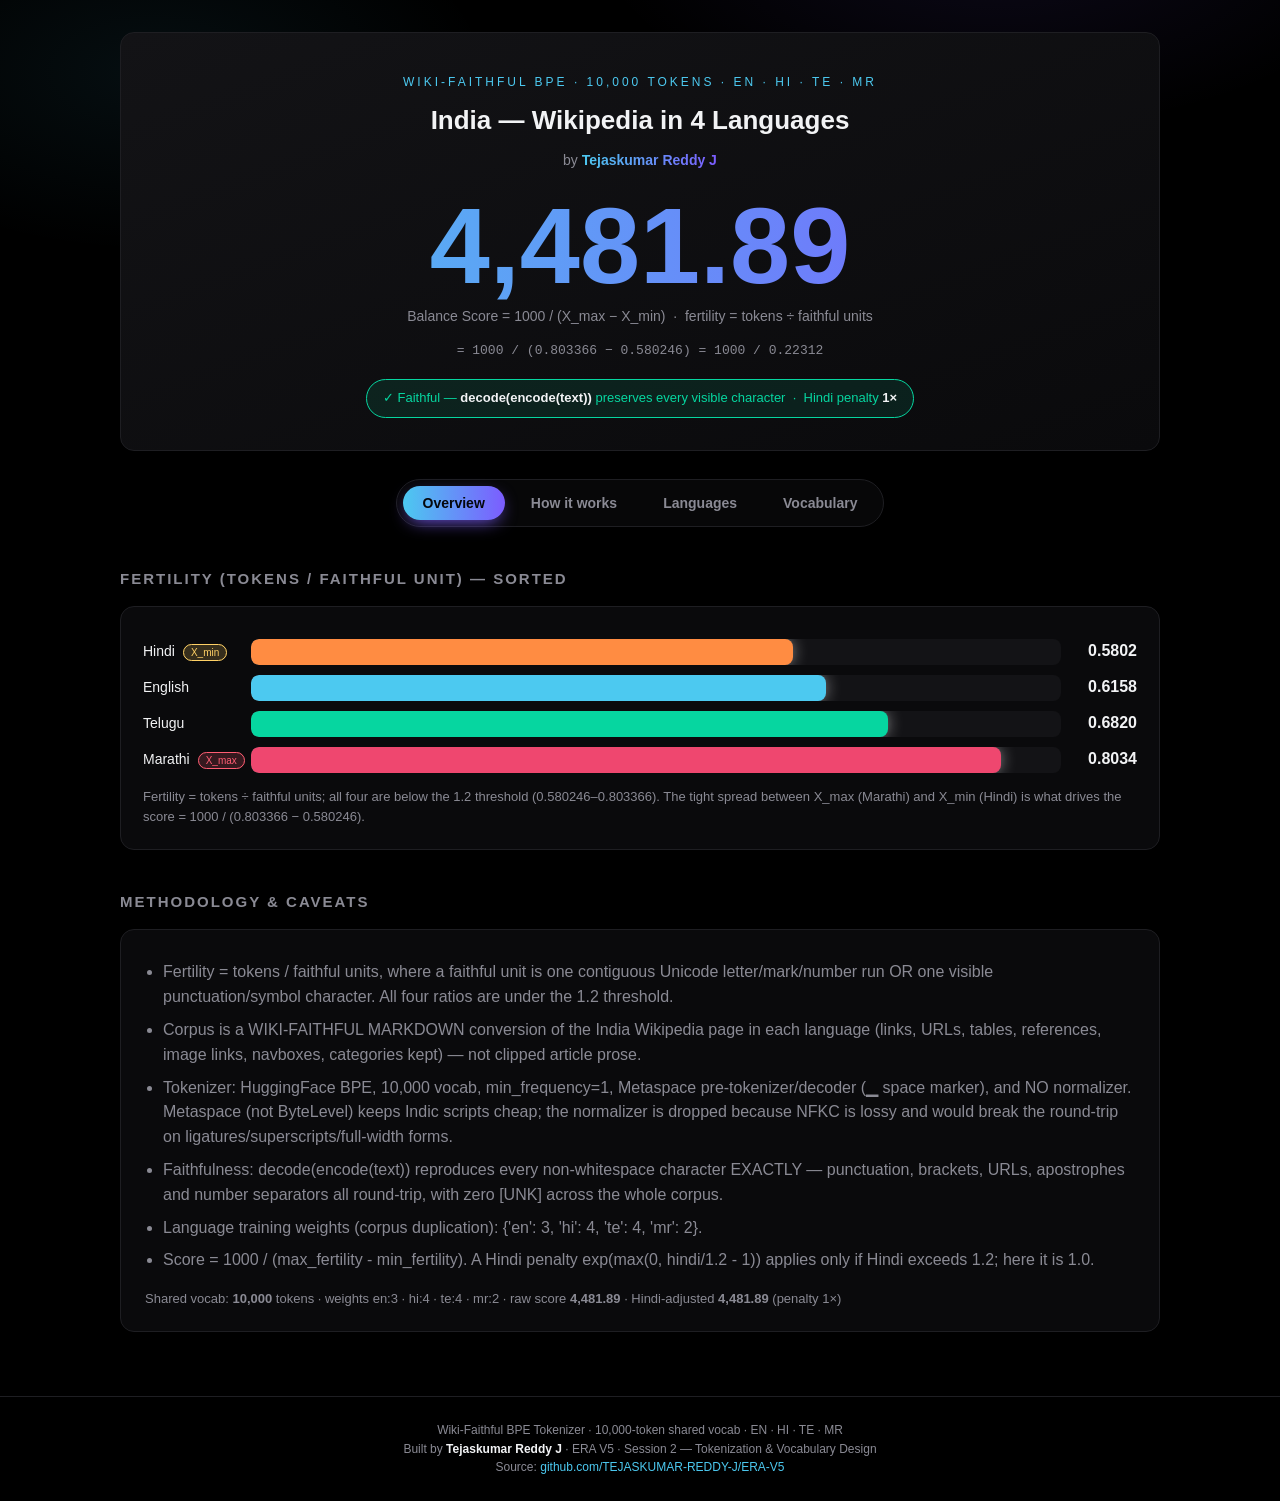
<file: tokenizer-assignment/frontend/index.html>
<!DOCTYPE html>
<html lang="en">
<head>
  <meta charset="UTF-8" />
  <meta name="viewport" content="width=device-width, initial-scale=1.0" />
  <title>Wiki-Faithful BPE Tokenizer — India Wikipedia (EN · HI · TE · MR)</title>
  <link rel="stylesheet" href="style.css" />
</head>
<body>
  <main id="app">
    <p class="loading" id="loading">Loading results…</p>
  </main>
  <footer>
    <span>Wiki-Faithful BPE Tokenizer · 10,000-token shared vocab · EN · HI · TE · MR</span><br>
    <span>Built by <b>Tejaskumar Reddy J</b> · ERA V5 · Session 2 — Tokenization &amp; Vocabulary Design</span><br>
    <span>Source: <a class="repo-link" href="https://github.com/TEJASKUMAR-REDDY-J/ERA-V5" target="_blank" rel="noopener">github.com/TEJASKUMAR-REDDY-J/ERA-V5</a></span>
  </footer>
  <script src="app.js"></script>
</body>
</html>
</file>
<file: tokenizer-assignment/frontend/style.css>
:root {
  --bg: #000000;
  --panel: #0a0a0c;
  --panel-2: #131316;
  --border: #1e1e22;
  --border-hi: #33333a;
  --text: #f2f3f5;
  --muted: #8a8a94;
  --accent: #4cc9f0;
  --accent-2: #7c5cff;
  --max: #ff5d73;   /* highest ratio highlight */
  --min: #ffd166;   /* lowest ratio highlight */
  --radius: 14px;
  --lang-en: #4cc9f0;
  --lang-hi: #ff8c42;
  --lang-te: #06d6a0;
  --lang-mr: #ef476f;
}

* { box-sizing: border-box; }

body {
  margin: 0;
  background: var(--bg);
  color: var(--text);
  font-family: -apple-system, BlinkMacSystemFont, "Segoe UI", Roboto, "Noto Sans",
    "Noto Sans Devanagari", "Noto Sans Telugu", sans-serif;
  line-height: 1.55;
}
/* subtle moving glow so pure-black isn't flat */
body::before {
  content: ""; position: fixed; inset: 0; z-index: -1; pointer-events: none;
  background:
    radial-gradient(680px 340px at 78% -8%, rgba(124,92,255,.10), transparent 60%),
    radial-gradient(560px 300px at 12% 8%, rgba(76,201,240,.07), transparent 60%);
}

main { max-width: 1080px; margin: 0 auto; padding: 32px 20px 64px; }

.loading { color: var(--muted); text-align: center; padding: 80px 0; }

/* ---------- hero ---------- */
.hero {
  text-align: center;
  padding: 40px 24px 32px;
  border: 1px solid var(--border);
  border-radius: var(--radius);
  background: linear-gradient(160deg, var(--panel-2), var(--panel));
  margin-bottom: 28px;
}
.hero .eyebrow {
  text-transform: uppercase; letter-spacing: 3px; font-size: 12px;
  color: var(--accent); margin: 0 0 8px;
}
.hero h1 { margin: 0 0 18px; font-size: 26px; font-weight: 600; }
.score {
  font-size: clamp(56px, 12vw, 108px); font-weight: 800; line-height: 1;
  background: linear-gradient(90deg, var(--accent), var(--accent-2));
  -webkit-background-clip: text; background-clip: text; color: transparent;
}
.score-label { color: var(--muted); font-size: 14px; margin-top: 6px; }
.score-formula { color: var(--muted); font-size: 13px; margin-top: 14px; font-family: ui-monospace, monospace; }
.improve { display: inline-block; margin-top: 18px; padding: 8px 16px; font-size: 13px;
  border: 1px solid var(--lang-te); border-radius: 999px; color: var(--lang-te);
  background: rgba(6,214,160,.1); }
.improve b { color: var(--text); }

/* ---------- methodology steps ---------- */
.method { display: grid; gap: 14px; }
.step { display: grid; grid-template-columns: 40px 1fr; gap: 16px; align-items: start;
  border: 1px solid var(--border); border-radius: var(--radius); background: var(--panel); padding: 16px 18px; }
.step .n { width: 32px; height: 32px; border-radius: 50%; display: grid; place-items: center;
  font-weight: 800; background: linear-gradient(135deg, var(--accent), var(--accent-2)); color: #05070c; }
.step h4 { margin: 4px 0 6px; font-size: 15px; }
.step p { margin: 0; color: var(--muted); font-size: 14px; }
.step code { background: var(--panel-2); padding: 1px 6px; border-radius: 5px; font-size: 12px; }

/* ---------- tabs ---------- */
.tabbar { display: flex; flex-wrap: wrap; gap: 8px; margin-bottom: 16px; }
.tab-btn { cursor: pointer; padding: 9px 18px; border-radius: 10px; font-size: 14px; font-weight: 600;
  color: var(--muted); background: var(--panel); border: 1px solid var(--border); transition: all .15s; }
.tab-btn:hover { color: var(--text); }
.tab-btn.active { color: #05070c; background: var(--lc, var(--accent)); border-color: var(--lc, var(--accent)); }
.panel { display: none; border: 1px solid var(--border); border-radius: var(--radius);
  background: var(--panel); padding: 22px 24px; }
.panel.active { display: block; }
.panel::before { content: ""; display: block; height: 3px; background: var(--lc); border-radius: 3px; margin: -22px -24px 18px; }
.panel-head { display: flex; align-items: baseline; justify-content: space-between; }
.panel-head h3 { margin: 0; font-size: 22px; }
.panel-head .wiki { color: var(--muted); text-decoration: none; font-size: 13px; }
.panel-head .wiki:hover { color: var(--accent); }
.metrics.wide { display: grid; grid-template-columns: repeat(auto-fit, minmax(120px, 1fr));
  gap: 14px; margin: 16px 0 6px; }

/* ---------- section headers ---------- */
h2.section { font-size: 15px; text-transform: uppercase; letter-spacing: 2px;
  color: var(--muted); margin: 40px 0 16px; font-weight: 600; }

/* ---------- language cards ---------- */
.cards { display: grid; grid-template-columns: repeat(auto-fit, minmax(230px, 1fr)); gap: 16px; }
.card {
  border: 1px solid var(--border); border-radius: var(--radius);
  background: var(--panel); padding: 18px 18px 16px; position: relative; overflow: hidden;
}
.card::before { content: ""; position: absolute; inset: 0 0 auto 0; height: 4px; background: var(--lc, var(--accent)); }
.card h3 { margin: 4px 0 12px; font-size: 18px; }
.card .metrics { display: grid; grid-template-columns: 1fr 1fr; gap: 10px 12px; }
.metric .v { font-size: 22px; font-weight: 700; }
.metric .k { font-size: 11px; text-transform: uppercase; letter-spacing: 1px; color: var(--muted); }
.card .share { margin-top: 12px; font-size: 12px; color: var(--muted); }
.card .wiki { position: absolute; top: 14px; right: 14px; font-size: 12px; color: var(--muted); text-decoration: none; }
.card .wiki:hover { color: var(--accent); }

/* ---------- ratio bar chart ---------- */
.chart { border: 1px solid var(--border); border-radius: var(--radius); background: var(--panel); padding: 22px; }
.bar-row { display: grid; grid-template-columns: 96px 1fr 64px; align-items: center; gap: 12px; margin: 10px 0; }
.bar-row .lab { font-size: 14px; }
.bar-track { background: var(--panel-2); border-radius: 8px; height: 26px; overflow: hidden; }
.bar-fill { height: 100%; border-radius: 8px; transition: width .6s ease; }
.bar-row .val { text-align: right; font-variant-numeric: tabular-nums; font-weight: 700; }
.tag { font-size: 10px; padding: 2px 7px; border-radius: 999px; margin-left: 8px; vertical-align: middle; }
.tag.max { background: rgba(255,93,115,.18); color: var(--max); border: 1px solid var(--max); }
.tag.min { background: rgba(255,209,102,.18); color: var(--min); border: 1px solid var(--min); }
.chart .caption { color: var(--muted); font-size: 13px; margin-top: 14px; }

/* ---------- expandable tokenizer viz ---------- */
details.tok {
  border: 1px solid var(--border); border-radius: var(--radius);
  background: var(--panel); margin-bottom: 12px; overflow: hidden;
}
details.tok > summary {
  cursor: pointer; padding: 16px 20px; font-weight: 600; list-style: none;
  display: flex; align-items: center; gap: 12px;
}
details.tok > summary::-webkit-details-marker { display: none; }
details.tok > summary .chev { margin-left: auto; color: var(--muted); transition: transform .2s; }
details.tok[open] > summary .chev { transform: rotate(90deg); }
details.tok .body { padding: 0 20px 20px; }
.orig { color: var(--muted); font-size: 14px; margin: 4px 0 14px; }
.chips { display: flex; flex-wrap: wrap; gap: 5px; }
.chip {
  padding: 3px 8px; border-radius: 7px; font-size: 14px;
  font-family: ui-monospace, "SFMono-Regular", monospace;
  border: 1px solid rgba(255,255,255,.08);
}
.chip .ws { opacity: .35; }
.subhead { font-size: 12px; text-transform: uppercase; letter-spacing: 1px; color: var(--muted); margin: 18px 0 8px; }
.toptokens { display: flex; flex-wrap: wrap; gap: 6px; }
.toptok { background: var(--panel-2); border: 1px solid var(--border); border-radius: 7px;
  padding: 3px 9px; font-size: 13px; font-family: ui-monospace, monospace; }
.toptok b { color: var(--accent); margin-left: 6px; font-weight: 700; }

/* ---------- round-trip faithfulness ---------- */
.rt-row { display: grid; grid-template-columns: 78px 1fr; gap: 12px; align-items: start; margin: 8px 0; }
.rt-k { font-size: 11px; text-transform: uppercase; letter-spacing: 1px; color: var(--muted); padding-top: 6px; }
.rt-v { display: block; background: var(--panel-2); border: 1px solid var(--border); border-radius: 8px;
  padding: 8px 12px; font-family: ui-monospace, monospace; font-size: 13px; overflow-x: auto; }
.rt-verdict { margin-top: 12px; font-weight: 700; }
.rt-verdict.ok { color: var(--lang-te); }
.rt-verdict.bad { color: var(--max); }

/* ---------- download button ---------- */
.dl {
  display: inline-block; margin-bottom: 12px; padding: 9px 16px; border-radius: 10px;
  font-size: 14px; font-weight: 600; text-decoration: none; color: #05070c;
  background: linear-gradient(90deg, var(--accent), var(--accent-2));
  transition: transform .15s ease, box-shadow .15s ease;
}
.dl:hover { transform: translateY(-2px); box-shadow: 0 10px 24px -8px var(--accent-2); }

/* ---------- full vocab viewer ---------- */
.vsearch {
  width: 100%; padding: 11px 14px; margin-bottom: 12px; border-radius: 10px;
  background: var(--panel-2); border: 1px solid var(--border); color: var(--text);
  font-size: 15px; outline: none;
}
.vsearch:focus { border-color: var(--accent); }
.vgrid {
  display: flex; flex-wrap: wrap; gap: 5px; margin-top: 12px;
  max-height: 420px; overflow-y: auto; padding: 4px;
}
.vtok {
  background: var(--panel-2); border: 1px solid var(--border); border-radius: 6px;
  padding: 2px 7px; font-size: 13px; font-family: ui-monospace, monospace;
}

/* ---------- methodology ---------- */
.notes { border: 1px solid var(--border); border-radius: var(--radius); background: var(--panel); padding: 22px 24px; }
.notes ul { margin: 0; padding-left: 18px; }
.notes li { margin: 8px 0; color: var(--muted); }
.vocab-line { margin-top: 16px; color: var(--muted); font-size: 13px; }

footer { text-align: center; color: var(--muted); font-size: 12px; padding: 24px; border-top: 1px solid var(--border); }
footer b { color: var(--text); }
.repo-link { color: var(--accent); text-decoration: none; }
.repo-link:hover { text-decoration: underline; }
.error { color: var(--max); text-align: center; padding: 60px 20px; }
.error code { background: var(--panel-2); padding: 2px 6px; border-radius: 5px; }

/* ================= additions: theme black, nav, terminal, hovers ================= */

.byline { color: var(--muted); font-size: 14px; margin: -8px 0 20px; }
.byline b { color: var(--text); font-weight: 600;
  background: linear-gradient(90deg, var(--accent), var(--accent-2));
  -webkit-background-clip: text; background-clip: text; -webkit-text-fill-color: transparent; }

/* ---------- top-level nav ---------- */
.navbar {
  position: sticky; top: 12px; z-index: 20; display: flex; gap: 6px; flex-wrap: wrap;
  justify-content: center; margin: 22px auto 30px; padding: 6px;
  background: rgba(10,10,12,.72); backdrop-filter: blur(10px);
  border: 1px solid var(--border); border-radius: 999px; width: fit-content;
}
.nav-btn {
  cursor: pointer; padding: 9px 20px; border-radius: 999px; font-size: 14px; font-weight: 600;
  color: var(--muted); background: transparent; border: none; transition: all .18s ease;
}
.nav-btn:hover { color: var(--text); transform: translateY(-1px); }
.nav-btn.active {
  color: #05070c; background: linear-gradient(90deg, var(--accent), var(--accent-2));
  box-shadow: 0 6px 18px -6px var(--accent-2);
}
.view { display: none; animation: fade .35s ease; }
.view.active { display: block; }
@keyframes fade { from { opacity: 0; transform: translateY(8px); } to { opacity: 1; transform: none; } }

/* ---------- mac terminal ---------- */
.mac-term {
  border: 1px solid var(--border-hi); border-radius: 12px; overflow: hidden;
  background: #050506; margin-top: 12px;
  box-shadow: 0 24px 60px -30px rgba(0,0,0,.9), inset 0 1px 0 rgba(255,255,255,.03);
  transition: transform .2s ease, box-shadow .2s ease;
}
.mac-term:hover { transform: translateY(-2px); box-shadow: 0 30px 70px -28px rgba(124,92,255,.35); }
.mac-bar {
  display: flex; align-items: center; gap: 8px; padding: 10px 14px;
  background: linear-gradient(#1a1a1e, #101013); border-bottom: 1px solid var(--border);
}
.mac-bar .dot { width: 12px; height: 12px; border-radius: 50%; display: inline-block; }
.mac-bar .dot.r { background: #ff5f57; } .mac-bar .dot.y { background: #febc2e; } .mac-bar .dot.g { background: #28c840; }
.mac-term:hover .dot.r { box-shadow: 0 0 8px #ff5f57; }
.mac-title { margin-left: 8px; color: #7d7d86; font-size: 12px; font-family: ui-monospace, monospace; }
.mac-body {
  margin: 0; padding: 16px 18px; overflow-x: auto; line-height: 1.6;
  font-family: ui-monospace, "SFMono-Regular", "Cascadia Code", monospace; font-size: 13px;
  color: #d6d6dd; white-space: pre;
}
.c-cmt { color: #6b7280; } .c-usr { color: #28c840; } .c-dir { color: #4cc9f0; }
.c-out { color: #9aa0aa; } .c-ok { color: #06d6a0; font-weight: 700; }
.code { color: #d6d6dd; }
.cursor { animation: blink 1.1s steps(1) infinite; color: #28c840; }
@keyframes blink { 50% { opacity: 0; } }

/* ---------- flow strip ---------- */
.flow { display: flex; flex-wrap: wrap; align-items: center; gap: 8px; }
.flow-node {
  background: var(--panel-2); border: 1px solid var(--border); border-radius: 8px;
  padding: 6px 11px; font-size: 13px; font-family: ui-monospace, monospace;
  transition: all .18s ease;
}
.flow-node:hover { border-color: var(--accent); color: var(--accent); transform: translateY(-2px); }
.flow-arrow { color: var(--accent-2); font-weight: 700; }

/* ---------- hover lifts everywhere ---------- */
.card, .step, .panel, .chart, .notes { transition: transform .2s ease, border-color .2s ease, box-shadow .2s ease; }
.card:hover, .step:hover, .chart:hover, .notes:hover {
  transform: translateY(-3px); border-color: var(--border-hi);
  box-shadow: 0 22px 44px -28px rgba(124,92,255,.4);
}
.chip, .toptok, .vtok { transition: transform .12s ease, border-color .12s ease, background .12s ease; }
.chip:hover, .toptok:hover, .vtok:hover { transform: translateY(-2px) scale(1.06); border-color: var(--accent); }
.bar-fill { box-shadow: 0 0 18px -4px currentColor; }
.tab-btn:hover { transform: translateY(-1px); }
.hero:hover { border-color: var(--border-hi); }
.tree { color: var(--muted); }
</file>
